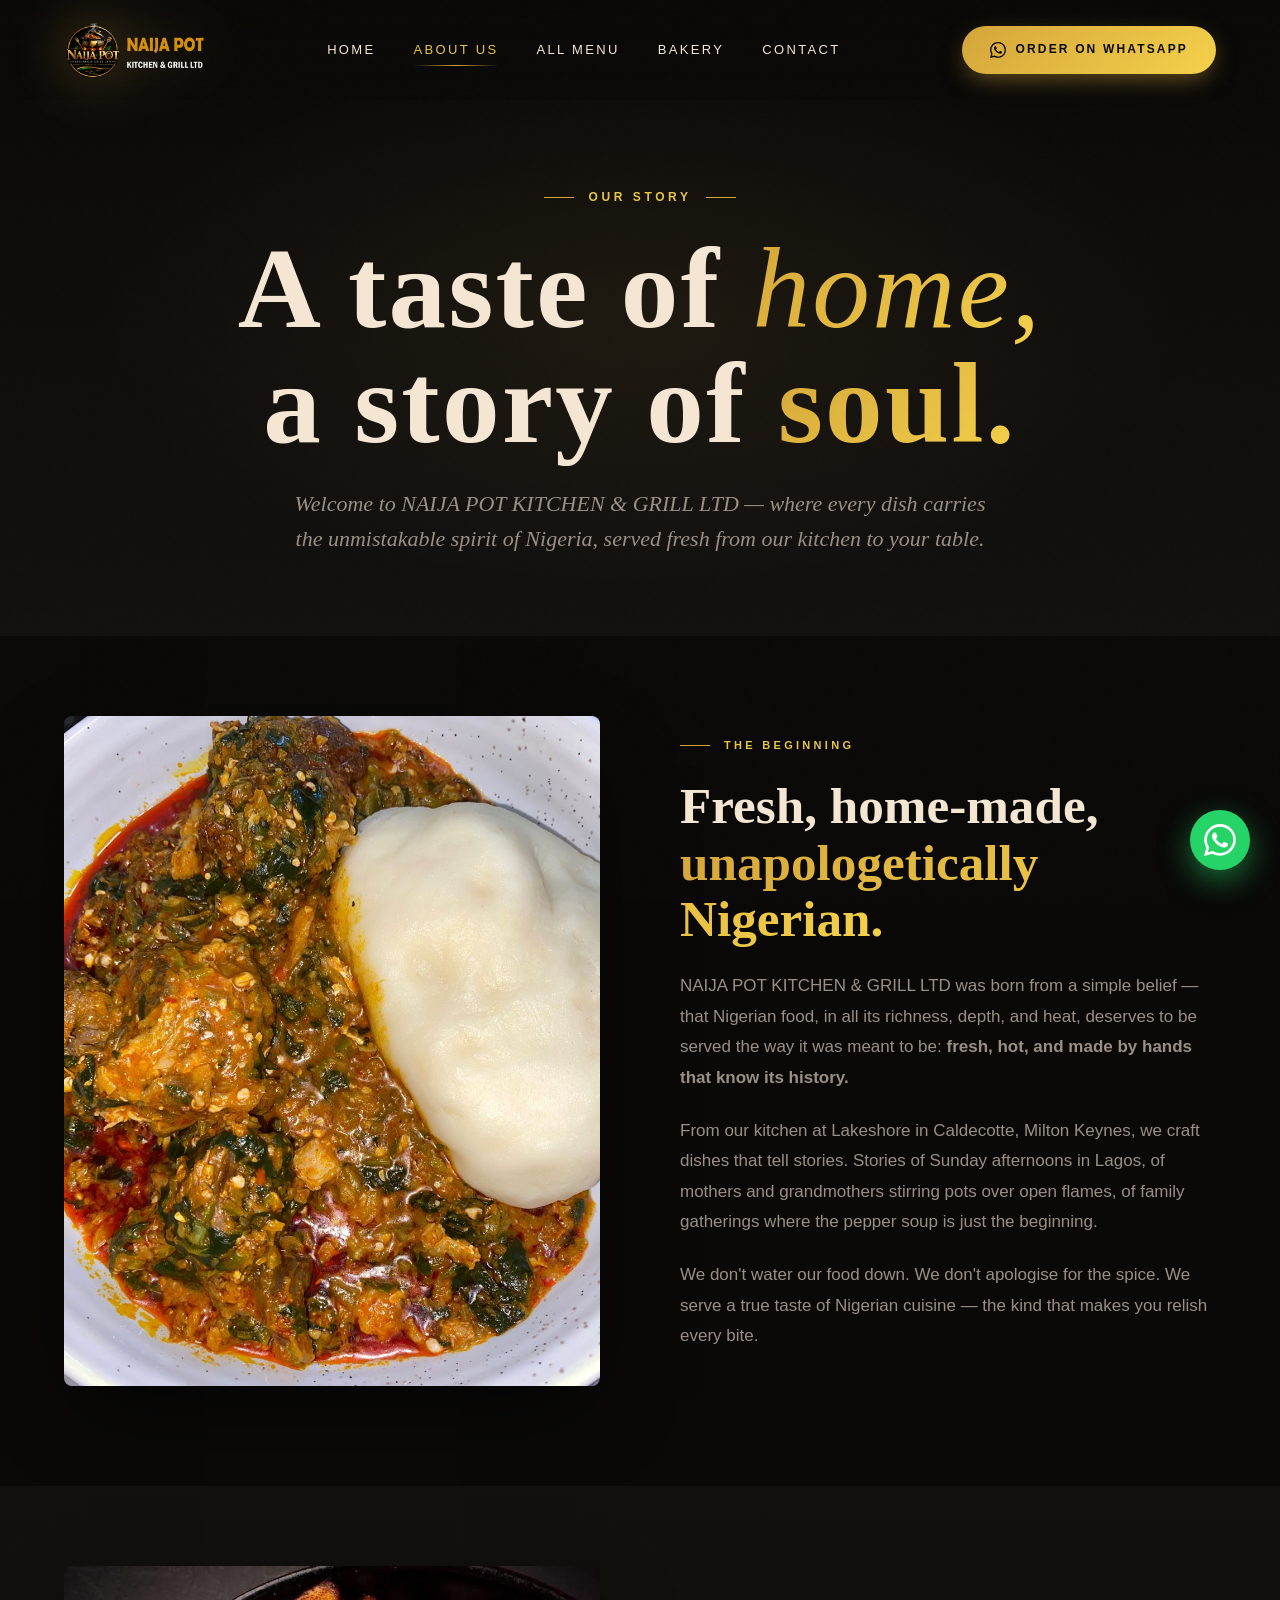
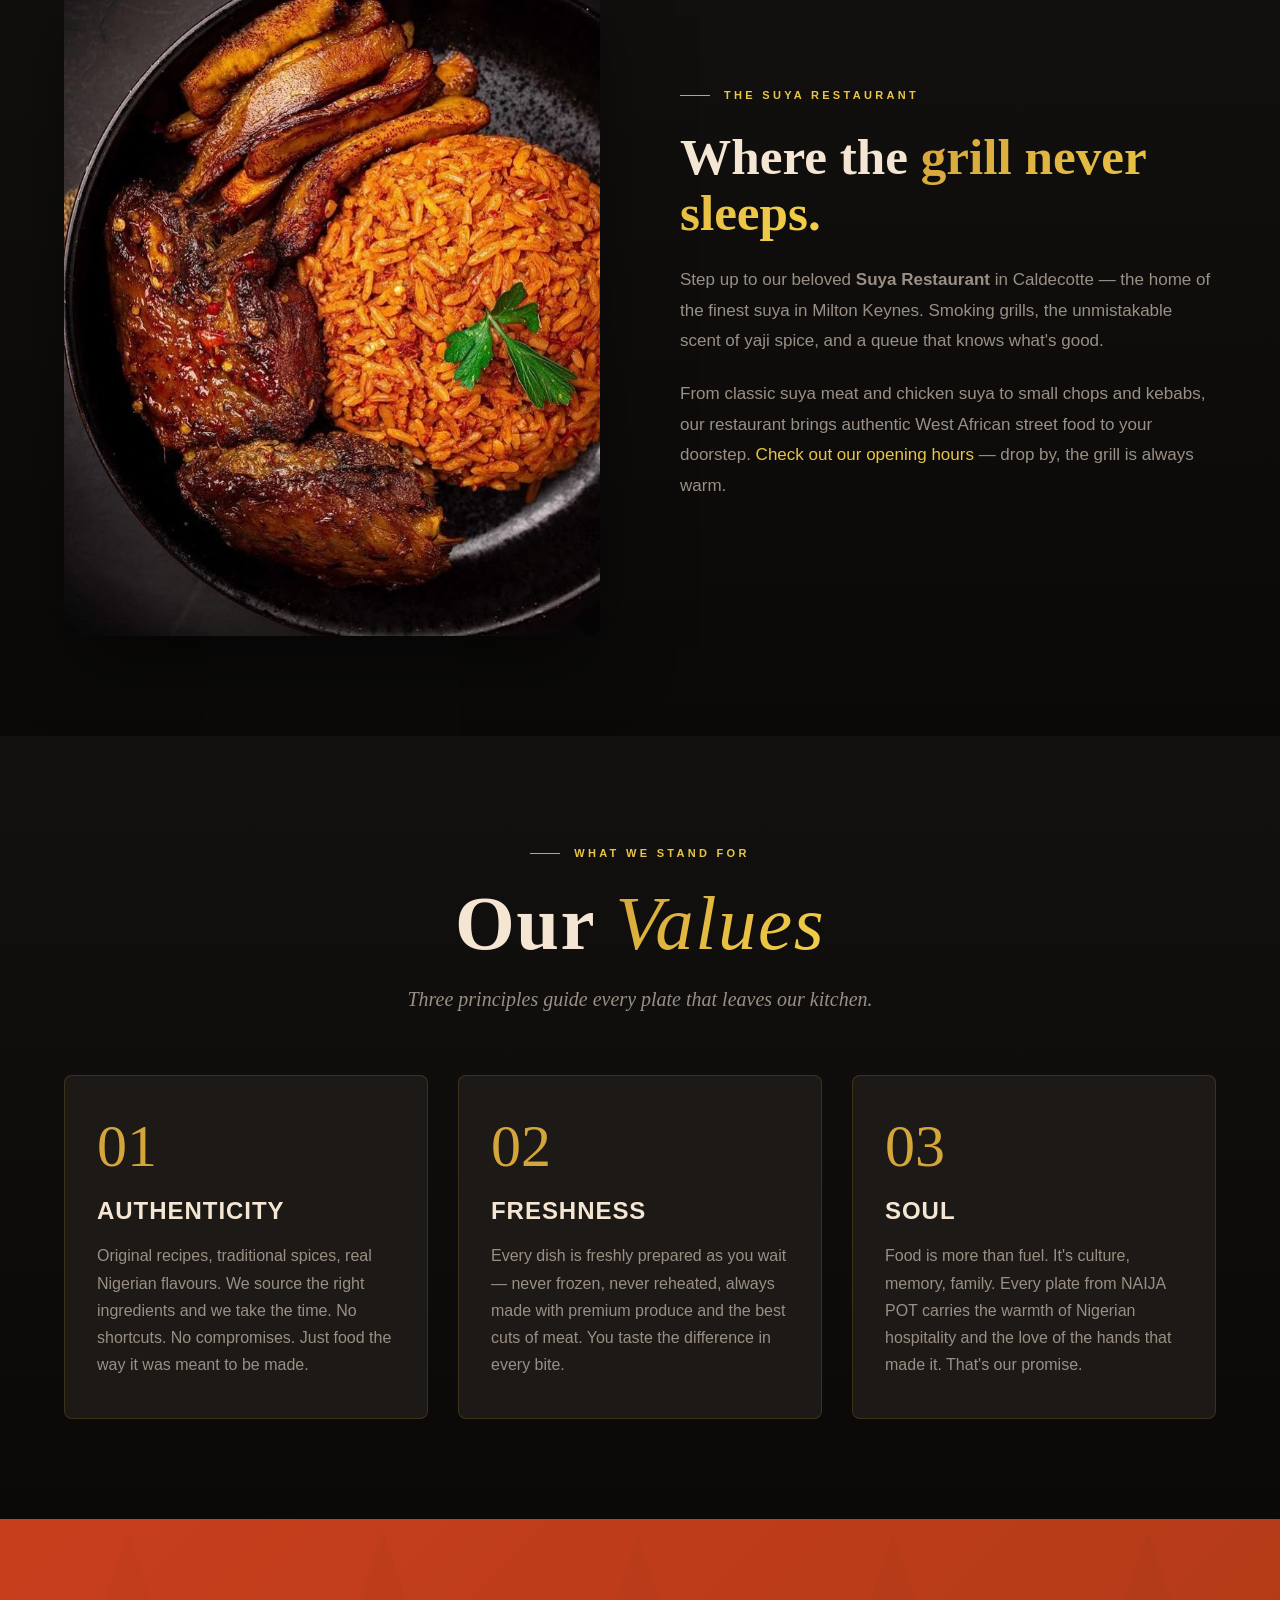
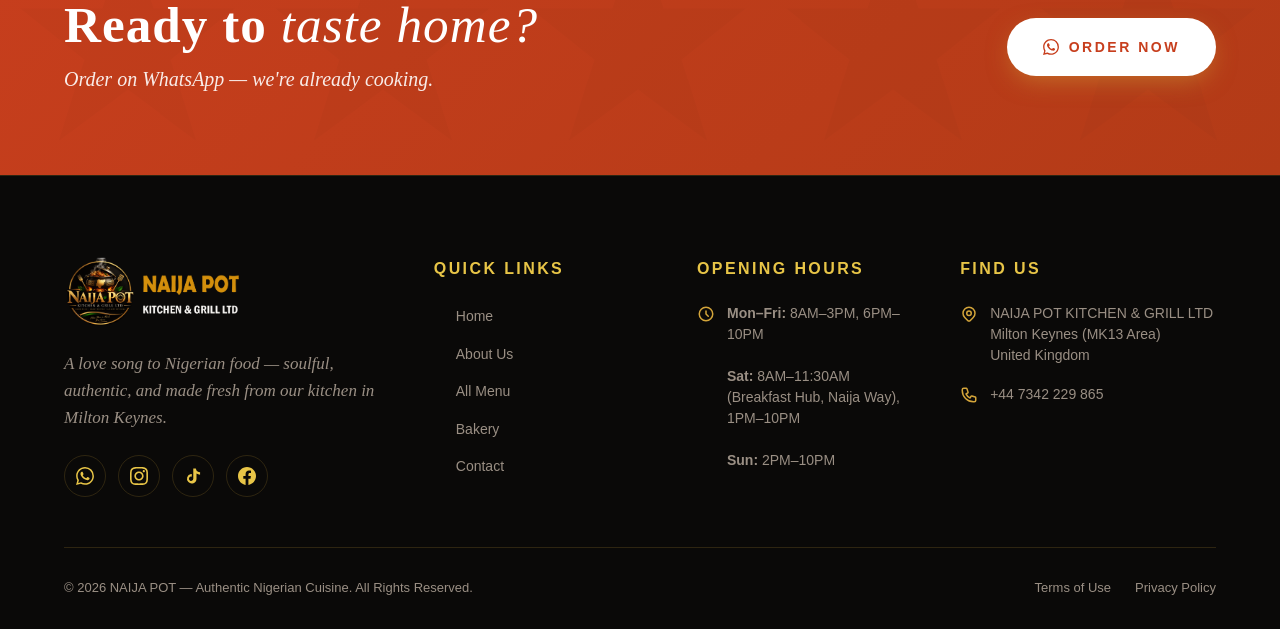
<file: about.html>
<!DOCTYPE html>
<html lang="en">
<head>
<meta charset="UTF-8">
<meta name="viewport" content="width=device-width, initial-scale=1.0">
<title>About NAIJA POT KITCHEN & GRILL LTD — Our Story, Our Soul</title>
<meta name="description" content="The story of NAIJA POT KITCHEN & GRILL LTD — authentic Nigerian cuisine in Milton Keynes. From our kitchen and Suya Restaurant, soul food the way it was meant to be.">
<link rel="stylesheet" href="styles.css">
<link rel="icon" type="image/png" href="images/bukka-logo.png">
</head>
<body>

<header class="header">
  <div class="header-inner">
    <a href="index.html" class="logo"><img src="images/bukka-logo.png" alt="BUKKA"></a>
    <nav class="nav">
      <a href="index.html" >Home</a>
      <a href="about.html" class="active">About Us</a>
      <a href="menu.html" >All Menu</a>
      <a href="bakery.html" >Bakery</a>
      <a href="contact.html" >Contact</a>
    </nav>
    <a href="https://wa.me/447342229865?text=Hello%20NAIJA%20POT%20KITCHEN%20%26%20GRILL%20LTD%2C%20I%20would%20like%20to%20order" target="_blank" class="cta-btn">
      <svg class="icon" fill="currentColor" viewBox="0 0 24 24"><path d="M17.472 14.382c-.297-.149-1.758-.867-2.03-.967-.273-.099-.471-.148-.67.15-.197.297-.767.966-.94 1.164-.173.199-.347.223-.644.075-.297-.15-1.255-.463-2.39-1.475-.883-.788-1.48-1.761-1.653-2.059-.173-.297-.018-.458.13-.606.134-.133.298-.347.446-.52.149-.174.198-.298.298-.497.099-.198.05-.371-.025-.52-.075-.149-.669-1.612-.916-2.207-.242-.579-.487-.5-.669-.51l-.57-.01c-.198 0-.52.074-.792.372s-1.04 1.016-1.04 2.479 1.065 2.876 1.213 3.074c.149.198 2.096 3.2 5.077 4.487.709.306 1.262.489 1.694.625.712.227 1.36.195 1.871.118.571-.085 1.758-.719 2.006-1.413.248-.694.248-1.289.173-1.413-.074-.124-.272-.198-.57-.347m-5.421 7.403h-.004a9.87 9.87 0 01-5.031-1.378l-.361-.214-3.741.982.998-3.648-.235-.374a9.86 9.86 0 01-1.51-5.26c.001-5.45 4.436-9.884 9.888-9.884 2.64 0 5.122 1.03 6.988 2.898a9.825 9.825 0 012.893 6.994c-.003 5.45-4.437 9.884-9.885 9.884m8.413-18.297A11.815 11.815 0 0012.05 0C5.495 0 .16 5.335.157 11.892c0 2.096.547 4.142 1.588 5.945L.057 24l6.305-1.654a11.882 11.882 0 005.683 1.448h.005c6.554 0 11.89-5.335 11.893-11.893a11.821 11.821 0 00-3.48-8.413Z"/></svg>
      <span class="header-cta-text">Order on WhatsApp</span>
    </a>
    <button class="menu-toggle" aria-label="Toggle menu"><svg fill="none" stroke="currentColor" viewBox="0 0 24 24"><path stroke-linecap="round" stroke-linejoin="round" stroke-width="2" d="M4 6h16M4 12h16M4 18h16"/></svg></button>
  </div>
</header>

<section class="page-header">
  <div class="page-header-eyebrow">Our Story</div>
  <h1 class="page-header-title">A taste of <span class="italic gold">home,</span><br>a story of <span class="gold">soul.</span></h1>
  <p class="page-header-subtitle">Welcome to NAIJA POT KITCHEN & GRILL LTD — where every dish carries the unmistakable spirit of Nigeria, served fresh from our kitchen to your table.</p>
</section>

<section class="story-section">
  <div class="story-grid">
    <div class="story-image reveal">
      <img src="images/pounded-yam-egusi.jpg" alt="Pounded Yam and Egusi">
    </div>
    <div class="story-text reveal">
      <div class="section-eyebrow">The Beginning</div>
      <h3>Fresh, home-made, <span class="gold">unapologetically Nigerian.</span></h3>
      <p>NAIJA POT KITCHEN & GRILL LTD was born from a simple belief — that Nigerian food, in all its richness, depth, and heat, deserves to be served the way it was meant to be: <strong>fresh, hot, and made by hands that know its history.</strong></p>
      <p>From our kitchen at Lakeshore in Caldecotte, Milton Keynes, we craft dishes that tell stories. Stories of Sunday afternoons in Lagos, of mothers and grandmothers stirring pots over open flames, of family gatherings where the pepper soup is just the beginning.</p>
      <p>We don't water our food down. We don't apologise for the spice. We serve a true taste of Nigerian cuisine — the kind that makes you relish every bite.</p>
    </div>
  </div>
</section>

<section class="story-section" style="background: linear-gradient(180deg, var(--charcoal) 0%, var(--black) 100%);">
  <div class="story-grid">
    <div class="story-text reveal" style="order: 2;">
      <div class="section-eyebrow">The Suya Restaurant</div>
      <h3>Where the <span class="gold">grill never sleeps.</span></h3>
      <p>Step up to our beloved <strong>Suya Restaurant</strong> in Caldecotte — the home of the finest suya in Milton Keynes. Smoking grills, the unmistakable scent of yaji spice, and a queue that knows what's good.</p>
      <p>From classic suya meat and chicken suya to small chops and kebabs, our restaurant brings authentic West African street food to your doorstep. <a href="contact.html" style="color:var(--gold-light);">Check out our opening hours</a> — drop by, the grill is always warm.</p>
    </div>
    <div class="story-image reveal" style="order: 1;">
      <img src="images/jollof-plantain.jpg" alt="Jollof and Plantain">
    </div>
  </div>
</section>

<section class="values-section">
  <div class="container">
    <div class="reveal" style="text-align:center;">
      <div class="section-eyebrow" style="justify-content:center;">What We Stand For</div>
      <h2 class="section-title">Our <span class="italic gold">Values</span></h2>
      <p class="section-subtitle" style="margin: 0 auto 60px;">Three principles guide every plate that leaves our kitchen.</p>
    </div>
    <div class="values-grid reveal-stagger">
      <div class="value-card">
        <div class="value-num">01</div>
        <h3 class="value-title">Authenticity</h3>
        <p class="value-text">Original recipes, traditional spices, real Nigerian flavours. We source the right ingredients and we take the time. No shortcuts. No compromises. Just food the way it was meant to be made.</p>
      </div>
      <div class="value-card">
        <div class="value-num">02</div>
        <h3 class="value-title">Freshness</h3>
        <p class="value-text">Every dish is freshly prepared as you wait — never frozen, never reheated, always made with premium produce and the best cuts of meat. You taste the difference in every bite.</p>
      </div>
      <div class="value-card">
        <div class="value-num">03</div>
        <h3 class="value-title">Soul</h3>
        <p class="value-text">Food is more than fuel. It's culture, memory, family. Every plate from NAIJA POT carries the warmth of Nigerian hospitality and the love of the hands that made it. That's our promise.</p>
      </div>
    </div>
  </div>
</section>

<section class="cta-banner">
  <div class="cta-banner-inner">
    <div>
      <h2>Ready to <span class="italic">taste home?</span></h2>
      <p>Order on WhatsApp — we're already cooking.</p>
    </div>
    <a href="https://wa.me/447342229865?text=Hello%20NAIJA%20POT%20KITCHEN%20%26%20GRILL%20LTD%2C%20I%20would%20like%20to%20order" target="_blank" class="cta-btn">
      <svg class="icon" fill="currentColor" viewBox="0 0 24 24"><path d="M17.472 14.382c-.297-.149-1.758-.867-2.03-.967-.273-.099-.471-.148-.67.15-.197.297-.767.966-.94 1.164-.173.199-.347.223-.644.075-.297-.15-1.255-.463-2.39-1.475-.883-.788-1.48-1.761-1.653-2.059-.173-.297-.018-.458.13-.606.134-.133.298-.347.446-.52.149-.174.198-.298.298-.497.099-.198.05-.371-.025-.52-.075-.149-.669-1.612-.916-2.207-.242-.579-.487-.5-.669-.51l-.57-.01c-.198 0-.52.074-.792.372s-1.04 1.016-1.04 2.479 1.065 2.876 1.213 3.074c.149.198 2.096 3.2 5.077 4.487.709.306 1.262.489 1.694.625.712.227 1.36.195 1.871.118.571-.085 1.758-.719 2.006-1.413.248-.694.248-1.289.173-1.413-.074-.124-.272-.198-.57-.347m-5.421 7.403h-.004a9.87 9.87 0 01-5.031-1.378l-.361-.214-3.741.982.998-3.648-.235-.374a9.86 9.86 0 01-1.51-5.26c.001-5.45 4.436-9.884 9.888-9.884 2.64 0 5.122 1.03 6.988 2.898a9.825 9.825 0 012.893 6.994c-.003 5.45-4.437 9.884-9.885 9.884m8.413-18.297A11.815 11.815 0 0012.05 0C5.495 0 .16 5.335.157 11.892c0 2.096.547 4.142 1.588 5.945L.057 24l6.305-1.654a11.882 11.882 0 005.683 1.448h.005c6.554 0 11.89-5.335 11.893-11.893a11.821 11.821 0 00-3.48-8.413Z"/></svg>
      Order Now
    </a>
  </div>
</section>

<footer class="footer">
  <div class="footer-inner">
    <div class="footer-grid">
      <div class="footer-brand">
        <img src="images/bukka-logo.png" alt="BUKKA">
        <p class="footer-tagline">A love song to Nigerian food — soulful, authentic, and made fresh from our kitchen in Milton Keynes.</p>
        <div class="footer-socials">
          <a href="https://wa.me/447342229865" target="_blank" class="footer-social" aria-label="WhatsApp"><svg fill="currentColor" viewBox="0 0 24 24"><path d="M17.472 14.382c-.297-.149-1.758-.867-2.03-.967-.273-.099-.471-.148-.67.15-.197.297-.767.966-.94 1.164-.173.199-.347.223-.644.075-.297-.15-1.255-.463-2.39-1.475-.883-.788-1.48-1.761-1.653-2.059-.173-.297-.018-.458.13-.606.134-.133.298-.347.446-.52.149-.174.198-.298.298-.497.099-.198.05-.371-.025-.52-.075-.149-.669-1.612-.916-2.207-.242-.579-.487-.5-.669-.51l-.57-.01c-.198 0-.52.074-.792.372s-1.04 1.016-1.04 2.479 1.065 2.876 1.213 3.074c.149.198 2.096 3.2 5.077 4.487.709.306 1.262.489 1.694.625.712.227 1.36.195 1.871.118.571-.085 1.758-.719 2.006-1.413.248-.694.248-1.289.173-1.413-.074-.124-.272-.198-.57-.347m-5.421 7.403h-.004a9.87 9.87 0 01-5.031-1.378l-.361-.214-3.741.982.998-3.648-.235-.374a9.86 9.86 0 01-1.51-5.26c.001-5.45 4.436-9.884 9.888-9.884 2.64 0 5.122 1.03 6.988 2.898a9.825 9.825 0 012.893 6.994c-.003 5.45-4.437 9.884-9.885 9.884m8.413-18.297A11.815 11.815 0 0012.05 0C5.495 0 .16 5.335.157 11.892c0 2.096.547 4.142 1.588 5.945L.057 24l6.305-1.654a11.882 11.882 0 005.683 1.448h.005c6.554 0 11.89-5.335 11.893-11.893a11.821 11.821 0 00-3.48-8.413Z"/></svg></a>
          <a href="https://www.instagram.com/naijapotkitchen_grill_mk" target="_blank" class="footer-social" aria-label="Instagram"><svg fill="currentColor" viewBox="0 0 24 24"><path d="M12 2.163c3.204 0 3.584.012 4.85.07 3.252.148 4.771 1.691 4.919 4.919.058 1.265.069 1.645.069 4.849 0 3.205-.012 3.584-.069 4.849-.149 3.225-1.664 4.771-4.919 4.919-1.266.058-1.644.07-4.85.07-3.204 0-3.584-.012-4.849-.07-3.26-.149-4.771-1.699-4.919-4.92-.058-1.265-.07-1.644-.07-4.849 0-3.204.013-3.583.07-4.849.149-3.227 1.664-4.771 4.919-4.919 1.266-.057 1.645-.069 4.849-.069zm0-2.163c-3.259 0-3.667.014-4.947.072-4.358.2-6.78 2.618-6.98 6.98-.059 1.281-.073 1.689-.073 4.948 0 3.259.014 3.668.072 4.948.2 4.358 2.618 6.78 6.98 6.98 1.281.058 1.689.072 4.948.072 3.259 0 3.668-.014 4.948-.072 4.354-.2 6.782-2.618 6.979-6.98.059-1.28.073-1.689.073-4.948 0-3.259-.014-3.667-.072-4.947-.196-4.354-2.617-6.78-6.979-6.98-1.281-.059-1.69-.073-4.949-.073zm0 5.838c-3.403 0-6.162 2.759-6.162 6.162s2.759 6.163 6.162 6.163 6.162-2.759 6.162-6.163c0-3.403-2.759-6.162-6.162-6.162zm0 10.162c-2.209 0-4-1.79-4-4 0-2.209 1.791-4 4-4s4 1.791 4 4c0 2.21-1.791 4-4 4zm6.406-11.845c-.796 0-1.441.645-1.441 1.44s.645 1.44 1.441 1.44c.795 0 1.439-.645 1.439-1.44s-.644-1.44-1.439-1.44z"/></svg></a>
          <a href="https://www.tiktok.com/@naija.pot.kitchen" target="_blank" class="footer-social" aria-label="TikTok"><svg fill="currentColor" viewBox="0 0 24 24"><path d="M19.59 6.69a4.83 4.83 0 0 1-3.77-4.25V2h-3.45v13.67a2.89 2.89 0 0 1-5.2 1.74 2.89 2.89 0 0 1 2.31-4.64 2.93 2.93 0 0 1 .88.13V9.4a6.84 6.84 0 0 0-1-.05A6.33 6.33 0 0 0 5.8 20.1a6.34 6.34 0 0 0 10.86-4.43v-7a8.16 8.16 0 0 0 4.77 1.52v-3.4a4.85 4.85 0 0 1-1.84-.1z"/></svg></a>
          <a href="https://www.facebook.com/naijapotkitchen" target="_blank" class="footer-social" aria-label="Facebook"><svg fill="currentColor" viewBox="0 0 24 24"><path d="M24 12.073c0-6.627-5.373-12-12-12s-12 5.373-12 12c0 5.99 4.388 10.954 10.125 11.854v-8.385H7.078v-3.47h3.047V9.43c0-3.007 1.792-4.669 4.533-4.669 1.312 0 2.686.235 2.686.235v2.953H15.83c-1.491 0-1.956.925-1.956 1.874v2.25h3.328l-.532 3.47h-2.796v8.385C19.612 23.027 24 18.062 24 12.073z"/></svg></a>
        </div>
      </div>

      <div>
        <h4 class="footer-heading">Quick Links</h4>
        <ul class="footer-links">
          <li><a href="index.html">Home</a></li>
          <li><a href="about.html">About Us</a></li>
          <li><a href="menu.html">All Menu</a></li>
          <li><a href="bakery.html">Bakery</a></li>
          <li><a href="contact.html">Contact</a></li>
        </ul>
      </div>

      <div>
        <h4 class="footer-heading">Opening Hours</h4>
        <div class="footer-contact-item">
          <svg fill="none" stroke="currentColor" stroke-width="2" viewBox="0 0 24 24"><path stroke-linecap="round" stroke-linejoin="round" d="M12 8v4l3 3m6-3a9 9 0 11-18 0 9 9 0 0118 0z"/></svg>
          <div><strong>Mon&ndash;Fri:</strong> 8AM&ndash;3PM, 6PM&ndash;10PM<br><br><strong>Sat:</strong> 8AM&ndash;11:30AM (Breakfast Hub, Naija Way), 1PM&ndash;10PM<br><br><strong>Sun:</strong> 2PM&ndash;10PM</div>
        </div>
      </div>

      <div>
        <h4 class="footer-heading">Find Us</h4>
        <div class="footer-contact-item">
          <svg fill="none" stroke="currentColor" stroke-width="2" viewBox="0 0 24 24"><path stroke-linecap="round" stroke-linejoin="round" d="M17.657 16.657L13.414 20.9a1.998 1.998 0 01-2.827 0l-4.244-4.243a8 8 0 1111.314 0z"/><path stroke-linecap="round" stroke-linejoin="round" d="M15 11a3 3 0 11-6 0 3 3 0 016 0z"/></svg>
          <div>NAIJA POT KITCHEN & GRILL LTD<br>Milton Keynes (MK13 Area)<br>United Kingdom</div>
        </div>
        <div class="footer-contact-item">
          <svg fill="none" stroke="currentColor" stroke-width="2" viewBox="0 0 24 24"><path stroke-linecap="round" stroke-linejoin="round" d="M3 5a2 2 0 012-2h3.28a1 1 0 01.948.684l1.498 4.493a1 1 0 01-.502 1.21l-2.257 1.13a11.042 11.042 0 005.516 5.516l1.13-2.257a1 1 0 011.21-.502l4.493 1.498a1 1 0 01.684.949V19a2 2 0 01-2 2h-1C9.716 21 3 14.284 3 6V5z"/></svg>
          <div><a href="tel:+447342229865">+44 7342 229 865</a></div>
        </div>
      </div>
    </div>
    <div class="footer-bottom">
      <div>© 2026 NAIJA POT — Authentic Nigerian Cuisine. All Rights Reserved.</div>
      <div class="footer-bottom-links">
        <a href="#">Terms of Use</a>
        <a href="#">Privacy Policy</a>
      </div>
    </div>
  </div>
</footer>

<a href="https://wa.me/447342229865?text=Hello%20NAIJA%20POT%20KITCHEN%20%26%20GRILL%20LTD%2C%20I%20would%20like%20to%20order" target="_blank" class="whatsapp-float" aria-label="Order on WhatsApp">
  <svg fill="currentColor" viewBox="0 0 24 24"><path d="M17.472 14.382c-.297-.149-1.758-.867-2.03-.967-.273-.099-.471-.148-.67.15-.197.297-.767.966-.94 1.164-.173.199-.347.223-.644.075-.297-.15-1.255-.463-2.39-1.475-.883-.788-1.48-1.761-1.653-2.059-.173-.297-.018-.458.13-.606.134-.133.298-.347.446-.52.149-.174.198-.298.298-.497.099-.198.05-.371-.025-.52-.075-.149-.669-1.612-.916-2.207-.242-.579-.487-.5-.669-.51l-.57-.01c-.198 0-.52.074-.792.372s-1.04 1.016-1.04 2.479 1.065 2.876 1.213 3.074c.149.198 2.096 3.2 5.077 4.487.709.306 1.262.489 1.694.625.712.227 1.36.195 1.871.118.571-.085 1.758-.719 2.006-1.413.248-.694.248-1.289.173-1.413-.074-.124-.272-.198-.57-.347m-5.421 7.403h-.004a9.87 9.87 0 01-5.031-1.378l-.361-.214-3.741.982.998-3.648-.235-.374a9.86 9.86 0 01-1.51-5.26c.001-5.45 4.436-9.884 9.888-9.884 2.64 0 5.122 1.03 6.988 2.898a9.825 9.825 0 012.893 6.994c-.003 5.45-4.437 9.884-9.885 9.884m8.413-18.297A11.815 11.815 0 0012.05 0C5.495 0 .16 5.335.157 11.892c0 2.096.547 4.142 1.588 5.945L.057 24l6.305-1.654a11.882 11.882 0 005.683 1.448h.005c6.554 0 11.89-5.335 11.893-11.893a11.821 11.821 0 00-3.48-8.413Z"/></svg>
</a>

<script src="script.js"></script>
</body>
</html>
</file>
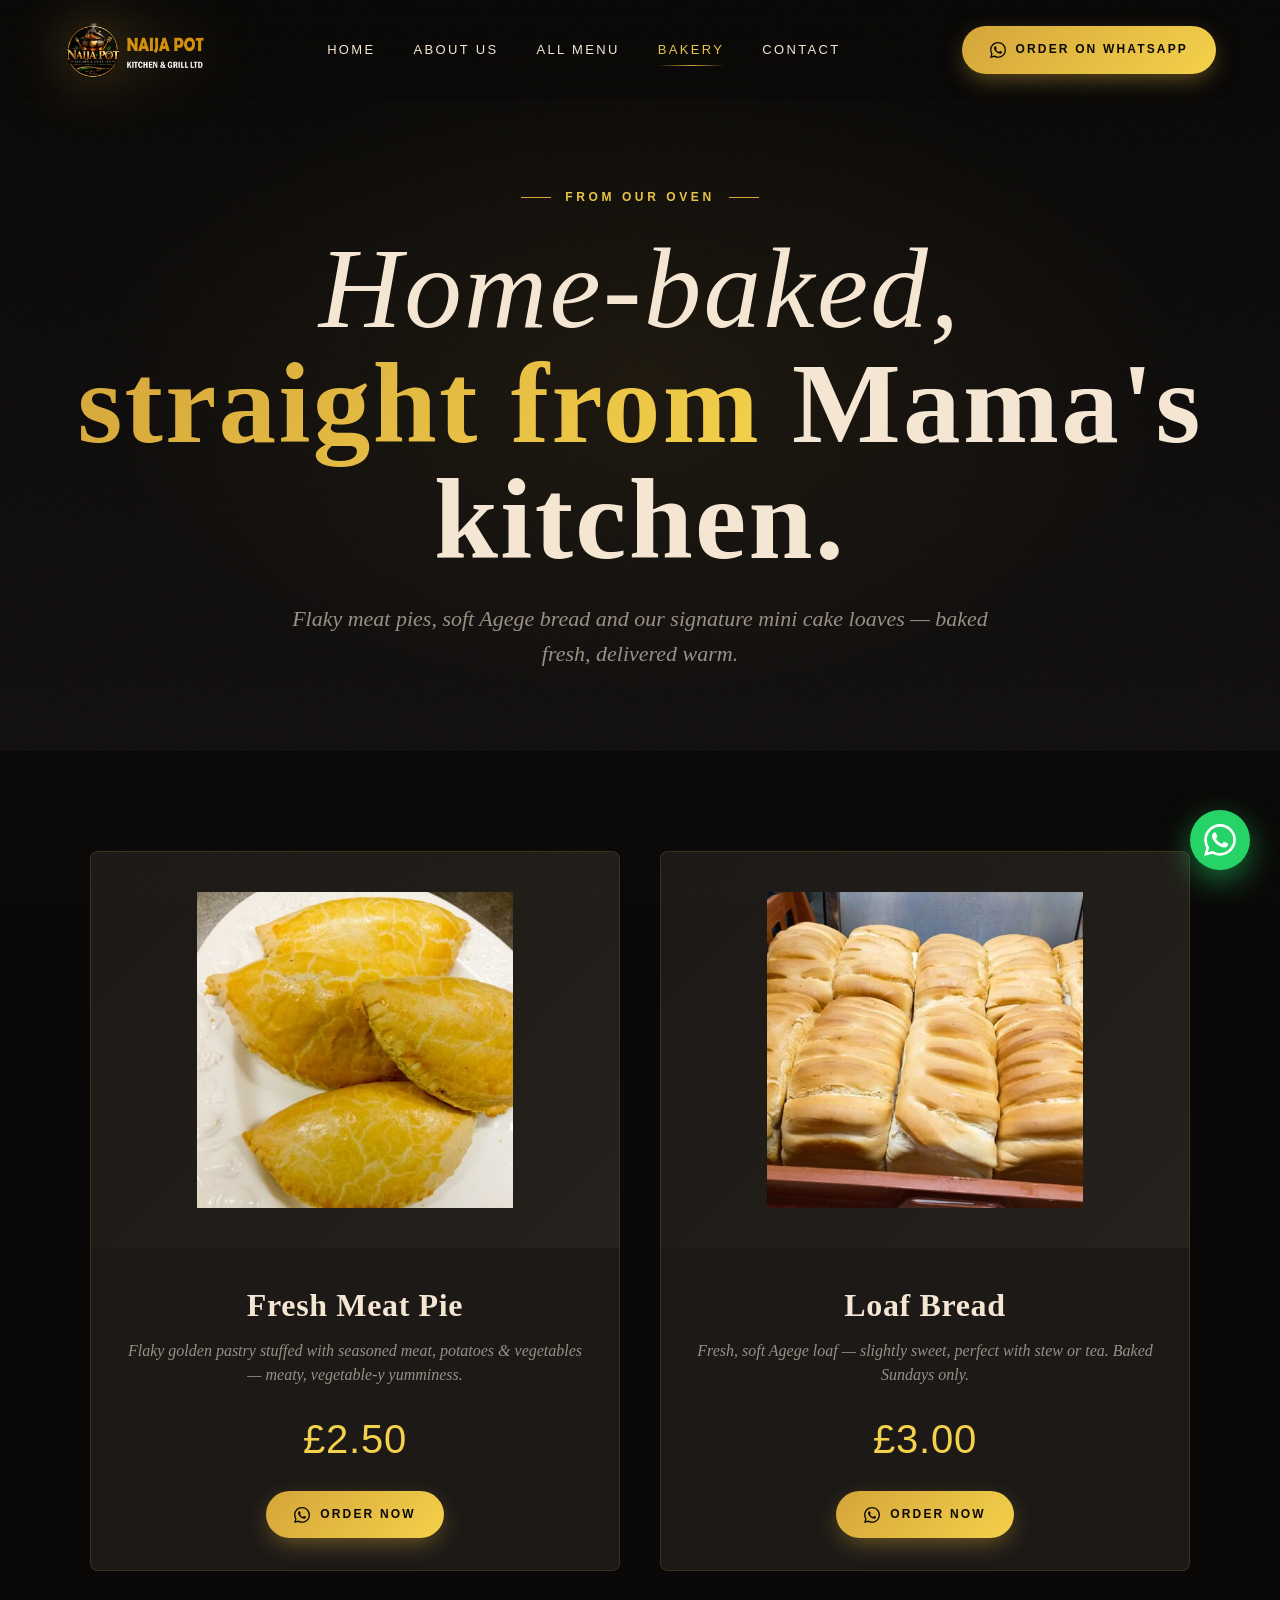
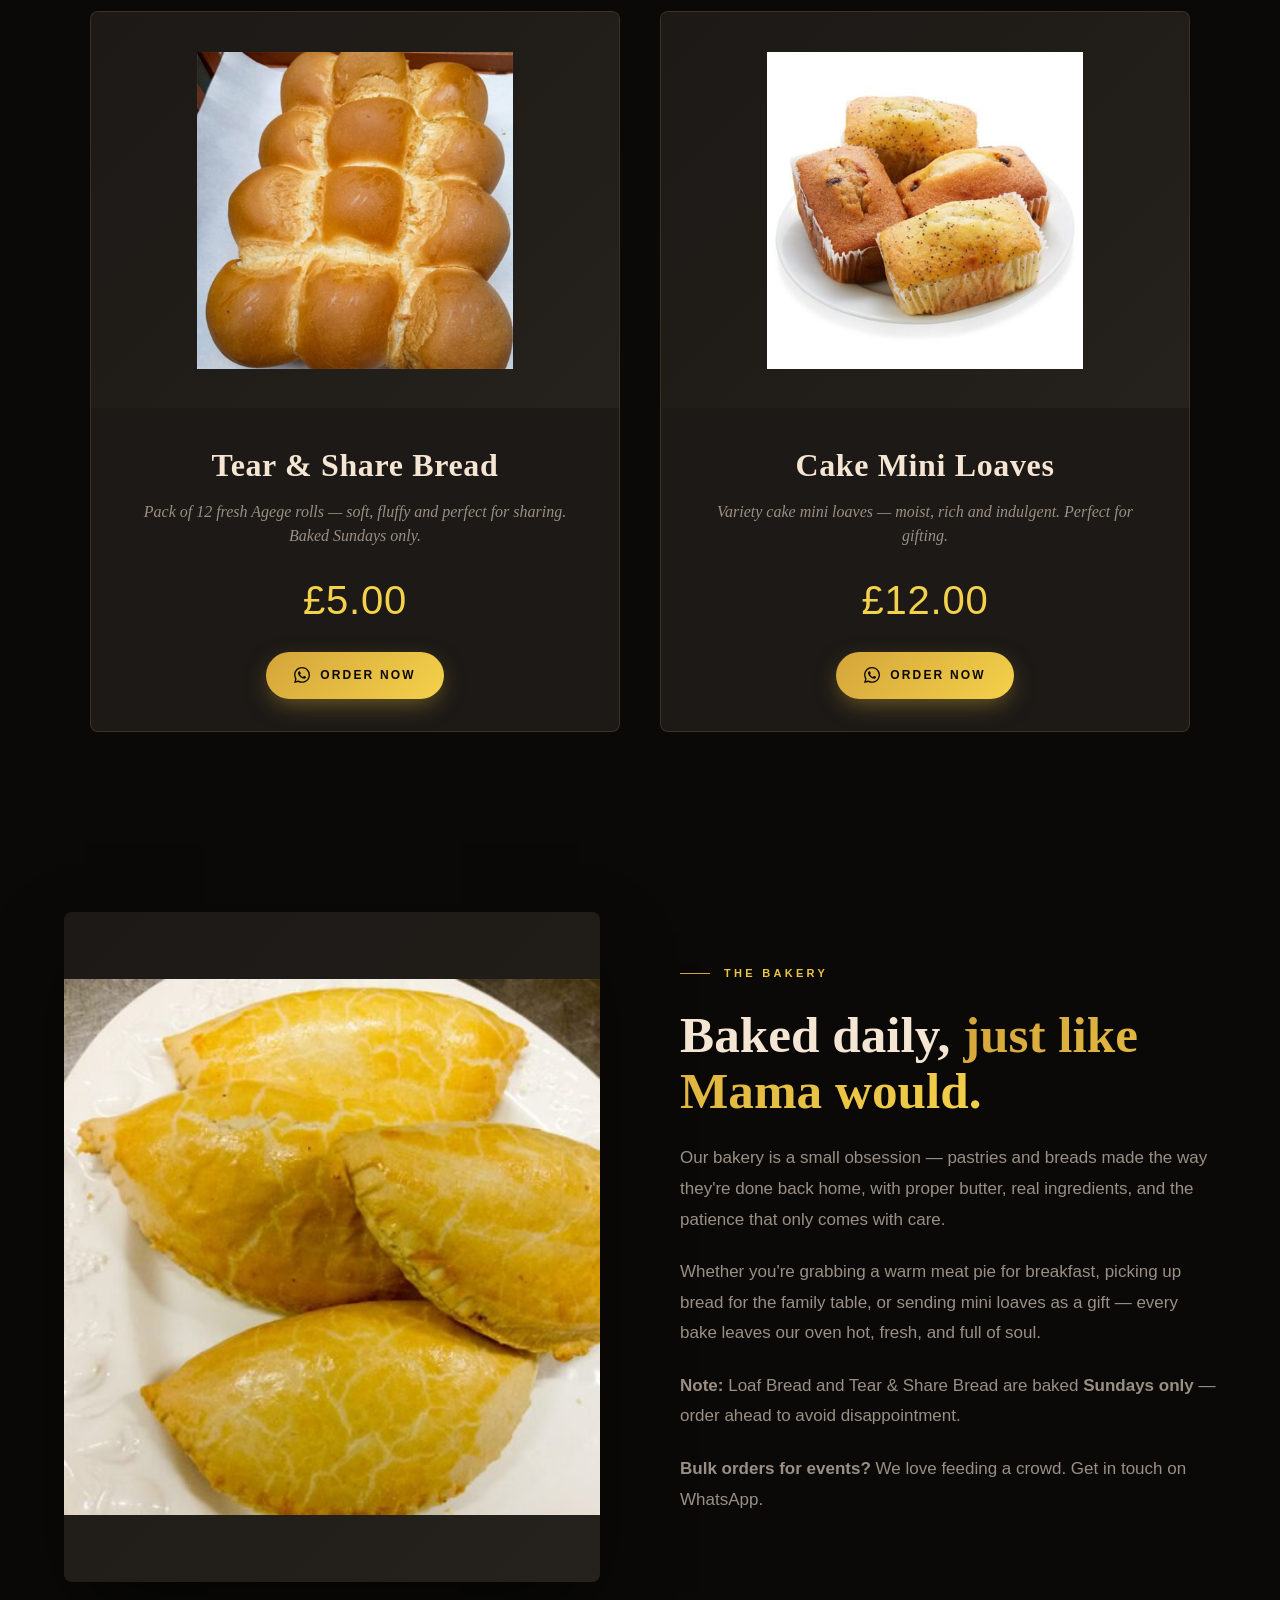
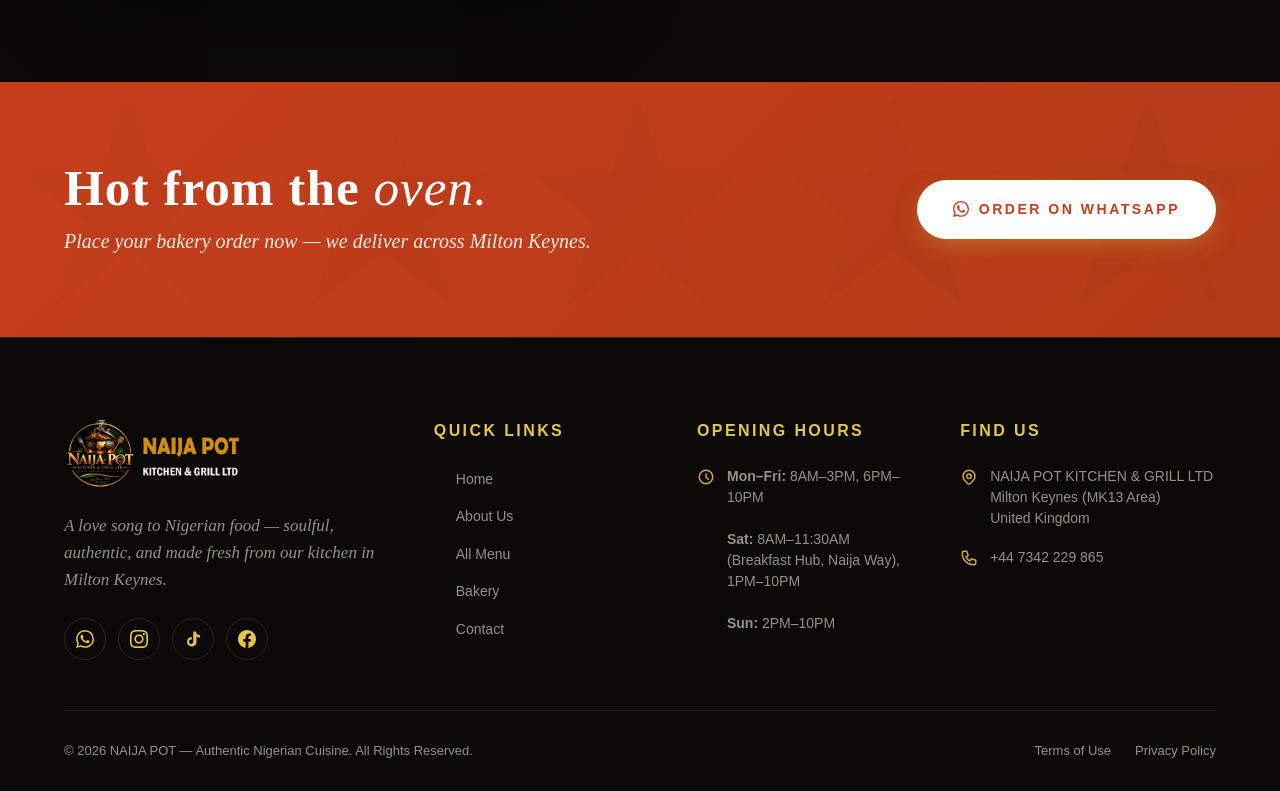
<file: bakery.html>
﻿<!DOCTYPE html>
<html lang="en">
<head>
<meta charset="UTF-8">
<meta name="viewport" content="width=device-width, initial-scale=1.0">
<title>Bakery — NAIJA POT Fresh Baked Goods</title>
<meta name="description" content="Fresh meat pies, Agege loaf bread, tear and share bread, and cake mini loaves from BUKKA. Order via WhatsApp.">
<link rel="stylesheet" href="styles.css">
<link rel="icon" type="image/png" href="images/bukka-logo.png">
</head>
<body>

<header class="header">
  <div class="header-inner">
    <a href="index.html" class="logo"><img src="images/bukka-logo.png" alt="BUKKA"></a>
    <nav class="nav">
      <a href="index.html">Home</a>
      <a href="about.html">About Us</a>
      <a href="menu.html">All Menu</a>
      <a href="bakery.html" class="active">Bakery</a>
      <a href="contact.html">Contact</a>
    </nav>
    <a href="https://wa.me/447342229865?text=Hello%20NAIJA%20POT%20KITCHEN%20%26%20GRILL%20LTD%2C%20I%20would%20like%20to%20order" target="_blank" class="cta-btn">
      <svg class="icon" fill="currentColor" viewbox="0 0 24 24"><path d="M17.472 14.382c-.297-.149-1.758-.867-2.03-.967-.273-.099-.471-.148-.67.15-.197.297-.767.966-.94 1.164-.173.199-.347.223-.644.075-.297-.15-1.255-.463-2.39-1.475-.883-.788-1.48-1.761-1.653-2.059-.173-.297-.018-.458.13-.606.134-.133.298-.347.446-.52.149-.174.198-.298.298-.497.099-.198.05-.371-.025-.52-.075-.149-.669-1.612-.916-2.207-.242-.579-.487-.5-.669-.51l-.57-.01c-.198 0-.52.074-.792.372s-1.04 1.016-1.04 2.479 1.065 2.876 1.213 3.074c.149.198 2.096 3.2 5.077 4.487.709.306 1.262.489 1.694.625.712.227 1.36.195 1.871.118.571-.085 1.758-.719 2.006-1.413.248-.694.248-1.289.173-1.413-.074-.124-.272-.198-.57-.347m-5.421 7.403h-.004a9.87 9.87 0 01-5.031-1.378l-.361-.214-3.741.982.998-3.648-.235-.374a9.86 9.86 0 01-1.51-5.26c.001-5.45 4.436-9.884 9.888-9.884 2.64 0 5.122 1.03 6.988 2.898a9.825 9.825 0 012.893 6.994c-.003 5.45-4.437 9.884-9.885 9.884m8.413-18.297A11.815 11.815 0 0012.05 0C5.495 0 .16 5.335.157 11.892c0 2.096.547 4.142 1.588 5.945L.057 24l6.305-1.654a11.882 11.882 0 005.683 1.448h.005c6.554 0 11.89-5.335 11.893-11.893a11.821 11.821 0 00-3.48-8.413Z"></path></svg>
      <span class="header-cta-text">Order on WhatsApp</span>
    </a>
    <button class="menu-toggle" aria-label="Toggle menu"><svg fill="none" stroke="currentColor" viewbox="0 0 24 24"><path stroke-linecap="round" stroke-linejoin="round" stroke-width="2" d="M4 6h16M4 12h16M4 18h16"></path></svg></button>
  </div>
</header>

<section class="page-header">
  <div class="page-header-eyebrow">From Our Oven</div>
  <h1 class="page-header-title"><span class="italic">Home-baked,</span><br><span class="gold">straight from</span> Mama's kitchen.</h1>
  <p class="page-header-subtitle">Flaky meat pies, soft Agege bread and our signature mini cake loaves — baked fresh, delivered warm.</p>
</section>

<section class="bakery-products">
  <div class="container">
    <div class="bakery-grid reveal-stagger" style="grid-template-columns: repeat(2, 1fr); max-width: 1100px; margin: 0 auto;">
      <article class="bakery-card">
        <div class="bakery-image"><img src="wp-content/uploads/2021/02/Meatpie-450x450.jpg" alt="Fresh Meat Pie"></div>
        <div class="bakery-content">
          <h3 class="bakery-name">Fresh Meat Pie</h3>
          <p class="bakery-desc">Flaky golden pastry stuffed with seasoned meat, potatoes & vegetables — meaty, vegetable-y yumminess.</p>
          <div class="bakery-price">£2.50</div>
          <a href="https://wa.me/447342229865?text=Hello%20NAIJA-POT%2C%20I%27d%20like%20to%20Order%20Meat%20Pie" target="_blank" class="cta-btn">
            <svg class="icon" fill="currentColor" viewbox="0 0 24 24"><path d="M17.472 14.382c-.297-.149-1.758-.867-2.03-.967-.273-.099-.471-.148-.67.15-.197.297-.767.966-.94 1.164-.173.199-.347.223-.644.075-.297-.15-1.255-.463-2.39-1.475-.883-.788-1.48-1.761-1.653-2.059-.173-.297-.018-.458.13-.606.134-.133.298-.347.446-.52.149-.174.198-.298.298-.497.099-.198.05-.371-.025-.52-.075-.149-.669-1.612-.916-2.207-.242-.579-.487-.5-.669-.51l-.57-.01c-.198 0-.52.074-.792.372s-1.04 1.016-1.04 2.479 1.065 2.876 1.213 3.074c.149.198 2.096 3.2 5.077 4.487.709.306 1.262.489 1.694.625.712.227 1.36.195 1.871.118.571-.085 1.758-.719 2.006-1.413.248-.694.248-1.289.173-1.413-.074-.124-.272-.198-.57-.347m-5.421 7.403h-.004a9.87 9.87 0 01-5.031-1.378l-.361-.214-3.741.982.998-3.648-.235-.374a9.86 9.86 0 01-1.51-5.26c.001-5.45 4.436-9.884 9.888-9.884 2.64 0 5.122 1.03 6.988 2.898a9.825 9.825 0 012.893 6.994c-.003 5.45-4.437 9.884-9.885 9.884m8.413-18.297A11.815 11.815 0 0012.05 0C5.495 0 .16 5.335.157 11.892c0 2.096.547 4.142 1.588 5.945L.057 24l6.305-1.654a11.882 11.882 0 005.683 1.448h.005c6.554 0 11.89-5.335 11.893-11.893a11.821 11.821 0 00-3.48-8.413Z"></path></svg>
            Order Now
          </a>
        </div>
      </article>
      <article class="bakery-card">
        <div class="bakery-image"><img src="wp-content/uploads/2021/02/Load-Bread-450x450.jpg" alt="Loaf Bread"></div>
        <div class="bakery-content">
          <h3 class="bakery-name">Loaf Bread</h3>
          <p class="bakery-desc">Fresh, soft Agege loaf — slightly sweet, perfect with stew or tea. Baked Sundays only.</p>
          <div class="bakery-price">£3.00</div>
          <a href="https://wa.me/447342229865?text=Hello%20NAIJA-POT%2C%20I%27d%20like%20to%20Order%20Loaf%20Bread" target="_blank" class="cta-btn">
            <svg class="icon" fill="currentColor" viewbox="0 0 24 24"><path d="M17.472 14.382c-.297-.149-1.758-.867-2.03-.967-.273-.099-.471-.148-.67.15-.197.297-.767.966-.94 1.164-.173.199-.347.223-.644.075-.297-.15-1.255-.463-2.39-1.475-.883-.788-1.48-1.761-1.653-2.059-.173-.297-.018-.458.13-.606.134-.133.298-.347.446-.52.149-.174.198-.298.298-.497.099-.198.05-.371-.025-.52-.075-.149-.669-1.612-.916-2.207-.242-.579-.487-.5-.669-.51l-.57-.01c-.198 0-.52.074-.792.372s-1.04 1.016-1.04 2.479 1.065 2.876 1.213 3.074c.149.198 2.096 3.2 5.077 4.487.709.306 1.262.489 1.694.625.712.227 1.36.195 1.871.118.571-.085 1.758-.719 2.006-1.413.248-.694.248-1.289.173-1.413-.074-.124-.272-.198-.57-.347m-5.421 7.403h-.004a9.87 9.87 0 01-5.031-1.378l-.361-.214-3.741.982.998-3.648-.235-.374a9.86 9.86 0 01-1.51-5.26c.001-5.45 4.436-9.884 9.888-9.884 2.64 0 5.122 1.03 6.988 2.898a9.825 9.825 0 012.893 6.994c-.003 5.45-4.437 9.884-9.885 9.884m8.413-18.297A11.815 11.815 0 0012.05 0C5.495 0 .16 5.335.157 11.892c0 2.096.547 4.142 1.588 5.945L.057 24l6.305-1.654a11.882 11.882 0 005.683 1.448h.005c6.554 0 11.89-5.335 11.893-11.893a11.821 11.821 0 00-3.48-8.413Z"></path></svg>
            Order Now
          </a>
        </div>
      </article>
      <article class="bakery-card">
        <div class="bakery-image"><img src="wp-content/uploads/2021/02/Bread-450x450.jpg" alt="Tear & Share Bread"></div>
        <div class="bakery-content">
          <h3 class="bakery-name">Tear & Share Bread</h3>
          <p class="bakery-desc">Pack of 12 fresh Agege rolls — soft, fluffy and perfect for sharing. Baked Sundays only.</p>
          <div class="bakery-price">£5.00</div>
          <a href="https://wa.me/447342229865?text=Hello%20NAIJA-POT%2C%20I%27d%20like%20to%20Order%20Tear%20and%20Share%20Bread" target="_blank" class="cta-btn">
            <svg class="icon" fill="currentColor" viewbox="0 0 24 24"><path d="M17.472 14.382c-.297-.149-1.758-.867-2.03-.967-.273-.099-.471-.148-.67.15-.197.297-.767.966-.94 1.164-.173.199-.347.223-.644.075-.297-.15-1.255-.463-2.39-1.475-.883-.788-1.48-1.761-1.653-2.059-.173-.297-.018-.458.13-.606.134-.133.298-.347.446-.52.149-.174.198-.298.298-.497.099-.198.05-.371-.025-.52-.075-.149-.669-1.612-.916-2.207-.242-.579-.487-.5-.669-.51l-.57-.01c-.198 0-.52.074-.792.372s-1.04 1.016-1.04 2.479 1.065 2.876 1.213 3.074c.149.198 2.096 3.2 5.077 4.487.709.306 1.262.489 1.694.625.712.227 1.36.195 1.871.118.571-.085 1.758-.719 2.006-1.413.248-.694.248-1.289.173-1.413-.074-.124-.272-.198-.57-.347m-5.421 7.403h-.004a9.87 9.87 0 01-5.031-1.378l-.361-.214-3.741.982.998-3.648-.235-.374a9.86 9.86 0 01-1.51-5.26c.001-5.45 4.436-9.884 9.888-9.884 2.64 0 5.122 1.03 6.988 2.898a9.825 9.825 0 012.893 6.994c-.003 5.45-4.437 9.884-9.885 9.884m8.413-18.297A11.815 11.815 0 0012.05 0C5.495 0 .16 5.335.157 11.892c0 2.096.547 4.142 1.588 5.945L.057 24l6.305-1.654a11.882 11.882 0 005.683 1.448h.005c6.554 0 11.89-5.335 11.893-11.893a11.821 11.821 0 00-3.48-8.413Z"></path></svg>
            Order Now
          </a>
        </div>
      </article>
      <article class="bakery-card">
        <div class="bakery-image"><img src="wp-content/uploads/2021/02/Cake-450x450.jpg" alt="Cake Mini Loaves"></div>
        <div class="bakery-content">
          <h3 class="bakery-name">Cake Mini Loaves</h3>
          <p class="bakery-desc">Variety cake mini loaves — moist, rich and indulgent. Perfect for gifting.</p>
          <div class="bakery-price">£12.00</div>
          <a href="https://wa.me/447342229865?text=Hello%20NAIJA-POT%2C%20I%27d%20like%20to%20Order%20Cake%20Mini%20Loaves" target="_blank" class="cta-btn">
            <svg class="icon" fill="currentColor" viewbox="0 0 24 24"><path d="M17.472 14.382c-.297-.149-1.758-.867-2.03-.967-.273-.099-.471-.148-.67.15-.197.297-.767.966-.94 1.164-.173.199-.347.223-.644.075-.297-.15-1.255-.463-2.39-1.475-.883-.788-1.48-1.761-1.653-2.059-.173-.297-.018-.458.13-.606.134-.133.298-.347.446-.52.149-.174.198-.298.298-.497.099-.198.05-.371-.025-.52-.075-.149-.669-1.612-.916-2.207-.242-.579-.487-.5-.669-.51l-.57-.01c-.198 0-.52.074-.792.372s-1.04 1.016-1.04 2.479 1.065 2.876 1.213 3.074c.149.198 2.096 3.2 5.077 4.487.709.306 1.262.489 1.694.625.712.227 1.36.195 1.871.118.571-.085 1.758-.719 2.006-1.413.248-.694.248-1.289.173-1.413-.074-.124-.272-.198-.57-.347m-5.421 7.403h-.004a9.87 9.87 0 01-5.031-1.378l-.361-.214-3.741.982.998-3.648-.235-.374a9.86 9.86 0 01-1.51-5.26c.001-5.45 4.436-9.884 9.888-9.884 2.64 0 5.122 1.03 6.988 2.898a9.825 9.825 0 012.893 6.994c-.003 5.45-4.437 9.884-9.885 9.884m8.413-18.297A11.815 11.815 0 0012.05 0C5.495 0 .16 5.335.157 11.892c0 2.096.547 4.142 1.588 5.945L.057 24l6.305-1.654a11.882 11.882 0 005.683 1.448h.005c6.554 0 11.89-5.335 11.893-11.893a11.821 11.821 0 00-3.48-8.413Z"></path></svg>
            Order Now
          </a>
        </div>
      </article>
    </div>
  </div>
</section>

<section class="story-section">
  <div class="story-grid">
    <div class="story-image reveal">
      <img src="wp-content/uploads/2021/02/Meatpie-450x450.jpg" alt="Fresh Meat Pie" style="object-fit: contain; background: linear-gradient(135deg, var(--charcoal-2), var(--charcoal-3));">
    </div>
    <div class="story-text reveal">
      <div class="section-eyebrow">The Bakery</div>
      <h3>Baked daily, <span class="gold">just like Mama would.</span></h3>
      <p>Our bakery is a small obsession — pastries and breads made the way they're done back home, with proper butter, real ingredients, and the patience that only comes with care.</p>
      <p>Whether you're grabbing a warm meat pie for breakfast, picking up bread for the family table, or sending mini loaves as a gift — every bake leaves our oven hot, fresh, and full of soul.</p>
      <p><strong>Note:</strong> Loaf Bread and Tear &amp; Share Bread are baked <strong>Sundays only</strong> — order ahead to avoid disappointment.</p>
      <p><strong>Bulk orders for events?</strong> We love feeding a crowd. Get in touch on WhatsApp.</p>
    </div>
  </div>
</section>

<section class="cta-banner">
  <div class="cta-banner-inner">
    <div>
      <h2>Hot from the <span class="italic">oven.</span></h2>
      <p>Place your bakery order now — we deliver across Milton Keynes.</p>
    </div>
    <a href="https://wa.me/447342229865?text=Hello%20NAIJA%20POT%20KITCHEN%20%26%20GRILL%20LTD%2C%20I%20would%20like%20to%20order" target="_blank" class="cta-btn">
      <svg class="icon" fill="currentColor" viewbox="0 0 24 24"><path d="M17.472 14.382c-.297-.149-1.758-.867-2.03-.967-.273-.099-.471-.148-.67.15-.197.297-.767.966-.94 1.164-.173.199-.347.223-.644.075-.297-.15-1.255-.463-2.39-1.475-.883-.788-1.48-1.761-1.653-2.059-.173-.297-.018-.458.13-.606.134-.133.298-.347.446-.52.149-.174.198-.298.298-.497.099-.198.05-.371-.025-.52-.075-.149-.669-1.612-.916-2.207-.242-.579-.487-.5-.669-.51l-.57-.01c-.198 0-.52.074-.792.372s-1.04 1.016-1.04 2.479 1.065 2.876 1.213 3.074c.149.198 2.096 3.2 5.077 4.487.709.306 1.262.489 1.694.625.712.227 1.36.195 1.871.118.571-.085 1.758-.719 2.006-1.413.248-.694.248-1.289.173-1.413-.074-.124-.272-.198-.57-.347m-5.421 7.403h-.004a9.87 9.87 0 01-5.031-1.378l-.361-.214-3.741.982.998-3.648-.235-.374a9.86 9.86 0 01-1.51-5.26c.001-5.45 4.436-9.884 9.888-9.884 2.64 0 5.122 1.03 6.988 2.898a9.825 9.825 0 012.893 6.994c-.003 5.45-4.437 9.884-9.885 9.884m8.413-18.297A11.815 11.815 0 0012.05 0C5.495 0 .16 5.335.157 11.892c0 2.096.547 4.142 1.588 5.945L.057 24l6.305-1.654a11.882 11.882 0 005.683 1.448h.005c6.554 0 11.89-5.335 11.893-11.893a11.821 11.821 0 00-3.48-8.413Z"></path></svg>
      Order on WhatsApp
    </a>
  </div>
</section>

<footer class="footer">
  <div class="footer-inner">
    <div class="footer-grid">
      <div class="footer-brand">
        <img src="images/bukka-logo.png" alt="BUKKA">
        <p class="footer-tagline">A love song to Nigerian food — soulful, authentic, and made fresh from our kitchen in Milton Keynes.</p>
        <div class="footer-socials">
          <a href="https://wa.me/447342229865" target="_blank" class="footer-social" aria-label="WhatsApp"><svg fill="currentColor" viewbox="0 0 24 24"><path d="M17.472 14.382c-.297-.149-1.758-.867-2.03-.967-.273-.099-.471-.148-.67.15-.197.297-.767.966-.94 1.164-.173.199-.347.223-.644.075-.297-.15-1.255-.463-2.39-1.475-.883-.788-1.48-1.761-1.653-2.059-.173-.297-.018-.458.13-.606.134-.133.298-.347.446-.52.149-.174.198-.298.298-.497.099-.198.05-.371-.025-.52-.075-.149-.669-1.612-.916-2.207-.242-.579-.487-.5-.669-.51l-.57-.01c-.198 0-.52.074-.792.372s-1.04 1.016-1.04 2.479 1.065 2.876 1.213 3.074c.149.198 2.096 3.2 5.077 4.487.709.306 1.262.489 1.694.625.712.227 1.36.195 1.871.118.571-.085 1.758-.719 2.006-1.413.248-.694.248-1.289.173-1.413-.074-.124-.272-.198-.57-.347m-5.421 7.403h-.004a9.87 9.87 0 01-5.031-1.378l-.361-.214-3.741.982.998-3.648-.235-.374a9.86 9.86 0 01-1.51-5.26c.001-5.45 4.436-9.884 9.888-9.884 2.64 0 5.122 1.03 6.988 2.898a9.825 9.825 0 012.893 6.994c-.003 5.45-4.437 9.884-9.885 9.884m8.413-18.297A11.815 11.815 0 0012.05 0C5.495 0 .16 5.335.157 11.892c0 2.096.547 4.142 1.588 5.945L.057 24l6.305-1.654a11.882 11.882 0 005.683 1.448h.005c6.554 0 11.89-5.335 11.893-11.893a11.821 11.821 0 00-3.48-8.413Z"></path></svg></a>
          <a href="https://www.instagram.com/naijapotkitchen_grill_mk" target="_blank" class="footer-social" aria-label="Instagram"><svg fill="currentColor" viewbox="0 0 24 24"><path d="M12 2.163c3.204 0 3.584.012 4.85.07 3.252.148 4.771 1.691 4.919 4.919.058 1.265.069 1.645.069 4.849 0 3.205-.012 3.584-.069 4.849-.149 3.225-1.664 4.771-4.919 4.919-1.266.058-1.644.07-4.85.07-3.204 0-3.584-.012-4.849-.07-3.26-.149-4.771-1.699-4.919-4.92-.058-1.265-.07-1.644-.07-4.849 0-3.204.013-3.583.07-4.849.149-3.227 1.664-4.771 4.919-4.919 1.266-.057 1.645-.069 4.849-.069zm0-2.163c-3.259 0-3.667.014-4.947.072-4.358.2-6.78 2.618-6.98 6.98-.059 1.281-.073 1.689-.073 4.948 0 3.259.014 3.668.072 4.948.2 4.358 2.618 6.78 6.98 6.98 1.281.058 1.689.072 4.948.072 3.259 0 3.668-.014 4.948-.072 4.354-.2 6.782-2.618 6.979-6.98.059-1.28.073-1.689.073-4.948 0-3.259-.014-3.667-.072-4.947-.196-4.354-2.617-6.78-6.979-6.98-1.281-.059-1.69-.073-4.949-.073zm0 5.838c-3.403 0-6.162 2.759-6.162 6.162s2.759 6.163 6.162 6.163 6.162-2.759 6.162-6.163c0-3.403-2.759-6.162-6.162-6.162zm0 10.162c-2.209 0-4-1.79-4-4 0-2.209 1.791-4 4-4s4 1.791 4 4c0 2.21-1.791 4-4 4zm6.406-11.845c-.796 0-1.441.645-1.441 1.44s.645 1.44 1.441 1.44c.795 0 1.439-.645 1.439-1.44s-.644-1.44-1.439-1.44z"></path></svg></a>
          <a href="https://www.tiktok.com/@naija.pot.kitchen" target="_blank" class="footer-social" aria-label="TikTok"><svg fill="currentColor" viewbox="0 0 24 24"><path d="M19.59 6.69a4.83 4.83 0 0 1-3.77-4.25V2h-3.45v13.67a2.89 2.89 0 0 1-5.2 1.74 2.89 2.89 0 0 1 2.31-4.64 2.93 2.93 0 0 1 .88.13V9.4a6.84 6.84 0 0 0-1-.05A6.33 6.33 0 0 0 5.8 20.1a6.34 6.34 0 0 0 10.86-4.43v-7a8.16 8.16 0 0 0 4.77 1.52v-3.4a4.85 4.85 0 0 1-1.84-.1z"></path></svg></a>
          <a href="https://www.facebook.com/naijapotkitchen" target="_blank" class="footer-social" aria-label="Facebook"><svg fill="currentColor" viewbox="0 0 24 24"><path d="M24 12.073c0-6.627-5.373-12-12-12s-12 5.373-12 12c0 5.99 4.388 10.954 10.125 11.854v-8.385H7.078v-3.47h3.047V9.43c0-3.007 1.792-4.669 4.533-4.669 1.312 0 2.686.235 2.686.235v2.953H15.83c-1.491 0-1.956.925-1.956 1.874v2.25h3.328l-.532 3.47h-2.796v8.385C19.612 23.027 24 18.062 24 12.073z"></path></svg></a>
        </div>
      </div>

      <div>
        <h4 class="footer-heading">Quick Links</h4>
        <ul class="footer-links">
          <li><a href="index.html">Home</a></li>
          <li><a href="about.html">About Us</a></li>
          <li><a href="menu.html">All Menu</a></li>
          <li><a href="bakery.html">Bakery</a></li>
          <li><a href="contact.html">Contact</a></li>
        </ul>
      </div>

      <div>
        <h4 class="footer-heading">Opening Hours</h4>
        <div class="footer-contact-item">
          <svg fill="none" stroke="currentColor" stroke-width="2" viewbox="0 0 24 24"><path stroke-linecap="round" stroke-linejoin="round" d="M12 8v4l3 3m6-3a9 9 0 11-18 0 9 9 0 0118 0z"></path></svg>
          <div><strong>Mon&ndash;Fri:</strong> 8AM&ndash;3PM, 6PM&ndash;10PM<br><br><strong>Sat:</strong> 8AM&ndash;11:30AM (Breakfast Hub, Naija Way), 1PM&ndash;10PM<br><br><strong>Sun:</strong> 2PM&ndash;10PM</div>
        </div>
      </div>

      <div>
        <h4 class="footer-heading">Find Us</h4>
        <div class="footer-contact-item">
          <svg fill="none" stroke="currentColor" stroke-width="2" viewbox="0 0 24 24"><path stroke-linecap="round" stroke-linejoin="round" d="M17.657 16.657L13.414 20.9a1.998 1.998 0 01-2.827 0l-4.244-4.243a8 8 0 1111.314 0z"></path><path stroke-linecap="round" stroke-linejoin="round" d="M15 11a3 3 0 11-6 0 3 3 0 016 0z"></path></svg>
          <div>NAIJA POT KITCHEN & GRILL LTD<br>Milton Keynes (MK13 Area)<br>United Kingdom</div>
        </div>
        <div class="footer-contact-item">
          <svg fill="none" stroke="currentColor" stroke-width="2" viewbox="0 0 24 24"><path stroke-linecap="round" stroke-linejoin="round" d="M3 5a2 2 0 012-2h3.28a1 1 0 01.948.684l1.498 4.493a1 1 0 01-.502 1.21l-2.257 1.13a11.042 11.042 0 005.516 5.516l1.13-2.257a1 1 0 011.21-.502l4.493 1.498a1 1 0 01.684.949V19a2 2 0 01-2 2h-1C9.716 21 3 14.284 3 6V5z"></path></svg>
          <div><a href="tel:+447342229865">+44 7342 229 865</a></div>
        </div>
      </div>
    </div>
    <div class="footer-bottom">
      <div>© 2026 NAIJA POT — Authentic Nigerian Cuisine. All Rights Reserved.</div>
      <div class="footer-bottom-links">
        <a href="#">Terms of Use</a>
        <a href="#">Privacy Policy</a>
      </div>
    </div>
  </div>
</footer>

<a href="https://wa.me/447342229865?text=Hello%20NAIJA%20POT%20KITCHEN%20%26%20GRILL%20LTD%2C%20I%20would%20like%20to%20order" target="_blank" class="whatsapp-float" aria-label="Order on WhatsApp">
  <svg fill="currentColor" viewbox="0 0 24 24"><path d="M17.472 14.382c-.297-.149-1.758-.867-2.03-.967-.273-.099-.471-.148-.67.15-.197.297-.767.966-.94 1.164-.173.199-.347.223-.644.075-.297-.15-1.255-.463-2.39-1.475-.883-.788-1.48-1.761-1.653-2.059-.173-.297-.018-.458.13-.606.134-.133.298-.347.446-.52.149-.174.198-.298.298-.497.099-.198.05-.371-.025-.52-.075-.149-.669-1.612-.916-2.207-.242-.579-.487-.5-.669-.51l-.57-.01c-.198 0-.52.074-.792.372s-1.04 1.016-1.04 2.479 1.065 2.876 1.213 3.074c.149.198 2.096 3.2 5.077 4.487.709.306 1.262.489 1.694.625.712.227 1.36.195 1.871.118.571-.085 1.758-.719 2.006-1.413.248-.694.248-1.289.173-1.413-.074-.124-.272-.198-.57-.347m-5.421 7.403h-.004a9.87 9.87 0 01-5.031-1.378l-.361-.214-3.741.982.998-3.648-.235-.374a9.86 9.86 0 01-1.51-5.26c.001-5.45 4.436-9.884 9.888-9.884 2.64 0 5.122 1.03 6.988 2.898a9.825 9.825 0 012.893 6.994c-.003 5.45-4.437 9.884-9.885 9.884m8.413-18.297A11.815 11.815 0 0012.05 0C5.495 0 .16 5.335.157 11.892c0 2.096.547 4.142 1.588 5.945L.057 24l6.305-1.654a11.882 11.882 0 005.683 1.448h.005c6.554 0 11.89-5.335 11.893-11.893a11.821 11.821 0 00-3.48-8.413Z"></path></svg>
</a>

<script src="script.js"></script>
</body>
</html>
</file>
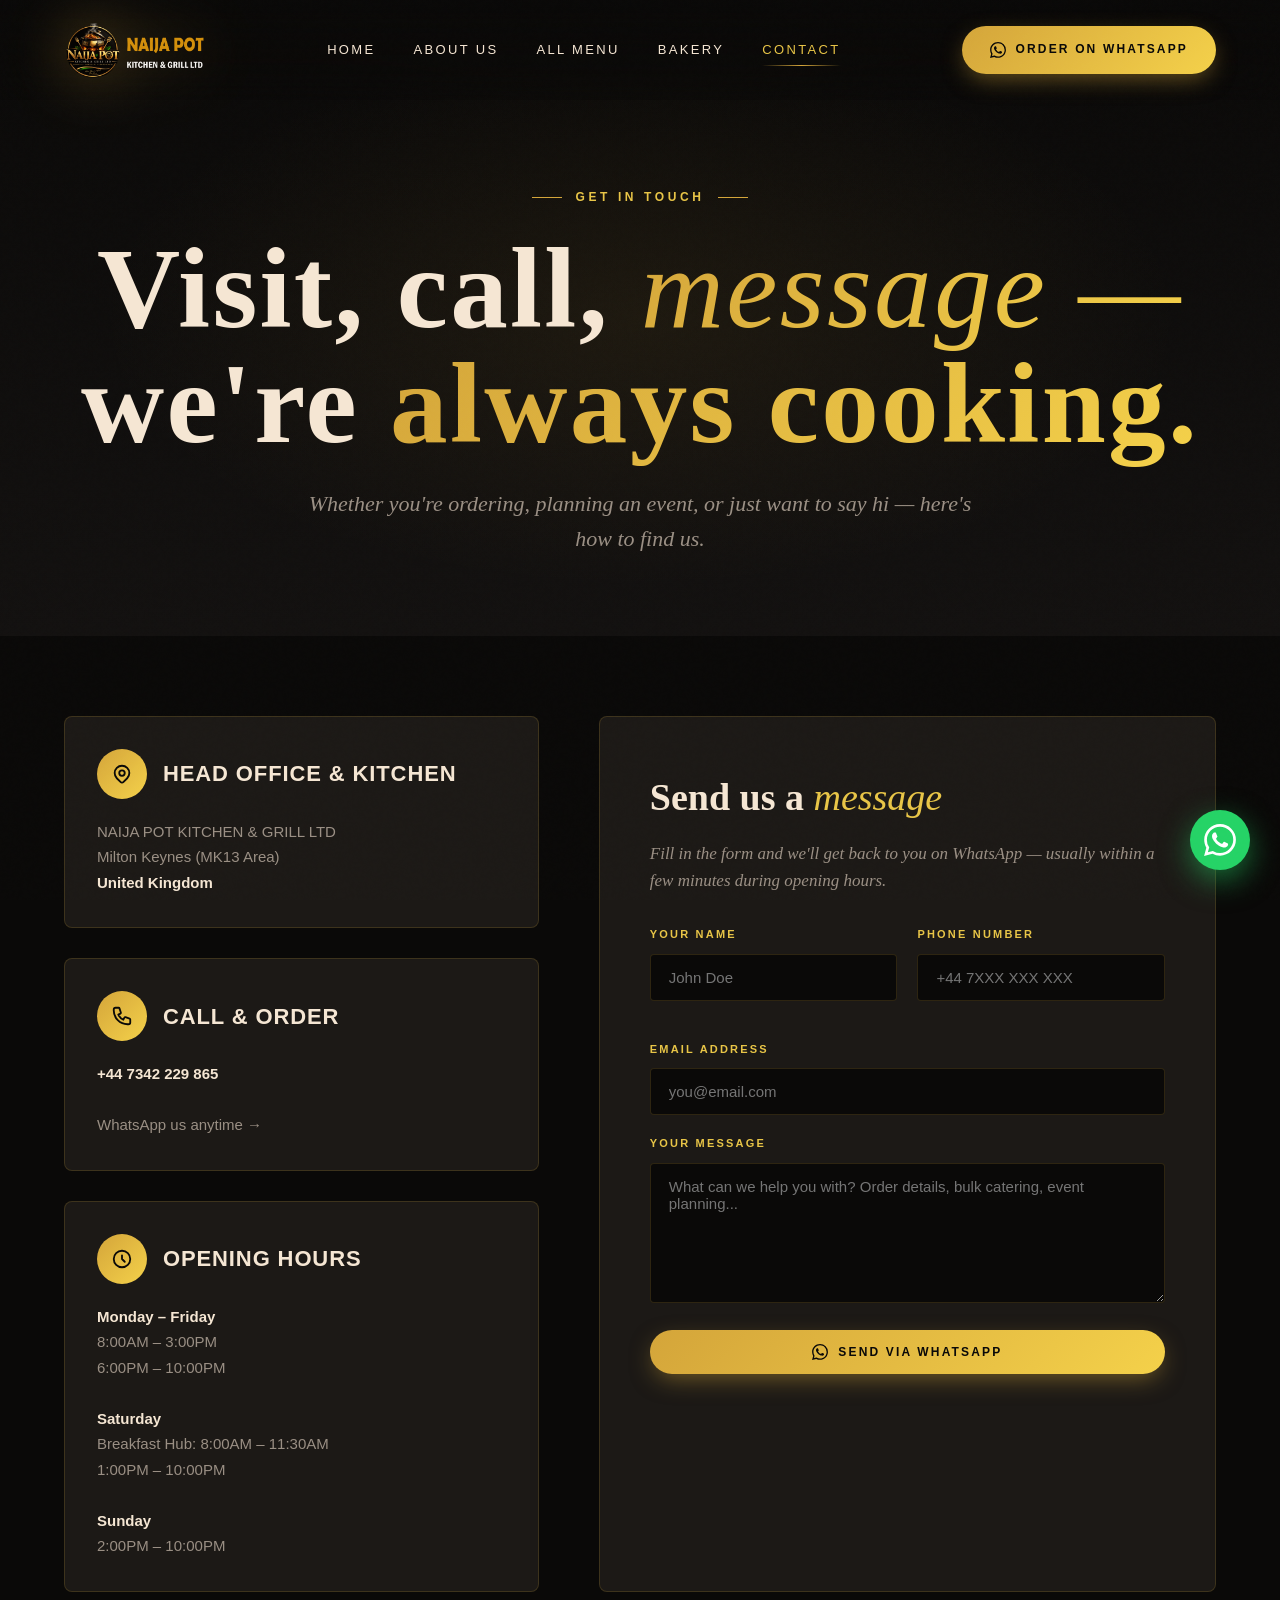
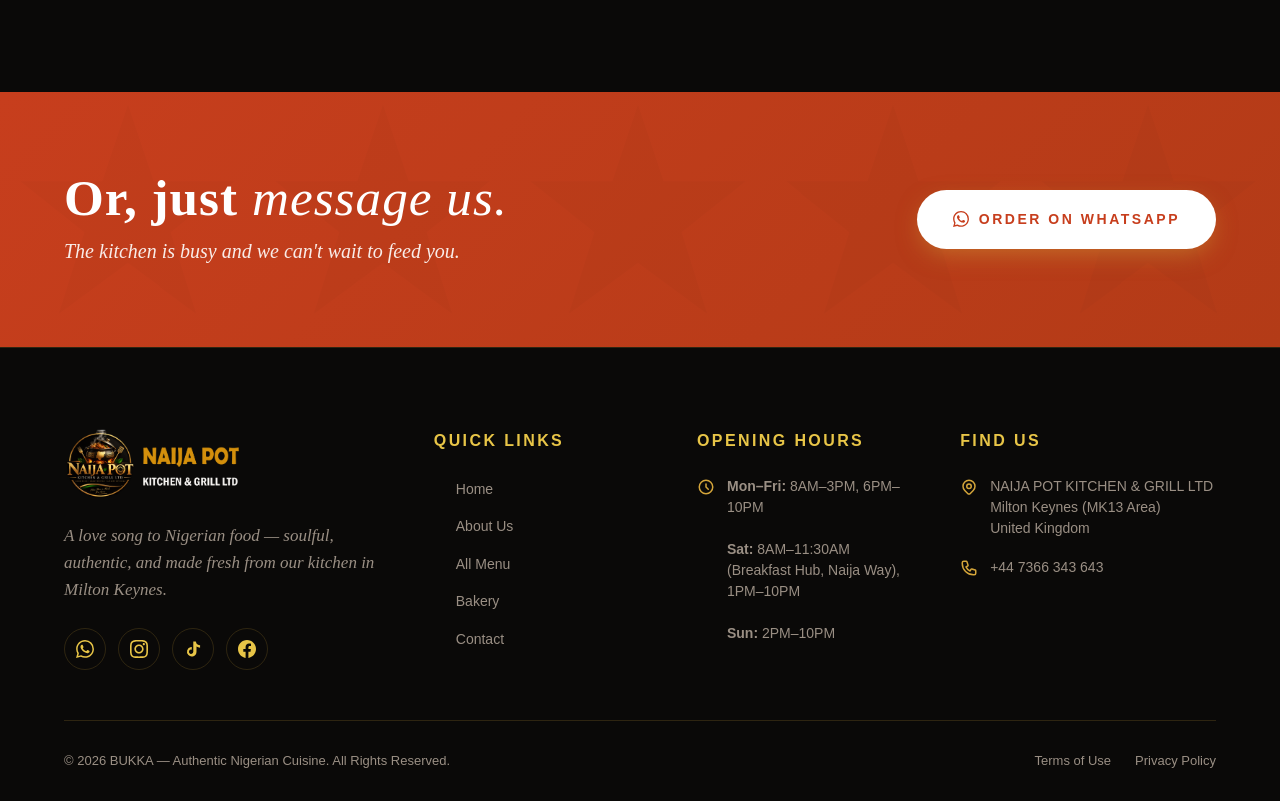
<file: contact.html>
<!DOCTYPE html>
<html lang="en">
<head>
<meta charset="UTF-8">
<meta name="viewport" content="width=device-width, initial-scale=1.0">
<title>Contact NAIJA POT — Order, Visit, Get In Touch</title>
<meta name="description" content="Find BUKKA — visit our walk-in restaurant at Building 3 Caldecotte Lake Business Park, Milton Keynes MK7 8LF, or order on WhatsApp.">
<link rel="stylesheet" href="styles.css">
<link rel="icon" type="image/png" href="images/bukka-logo.png">
</head>
<body>

<header class="header">
  <div class="header-inner">
    <a href="index.html" class="logo"><img src="images/bukka-logo.png" alt="BUKKA"></a>
    <nav class="nav">
      <a href="index.html" >Home</a>
      <a href="about.html" >About Us</a>
      <a href="menu.html" >All Menu</a>
      <a href="bakery.html" >Bakery</a>
      <a href="contact.html" class="active">Contact</a>
    </nav>
    <a href="https://wa.me/447342229865?text=Hello%20NAIJA%20POT%20KITCHEN%20%26%20GRILL%20LTD%2C%20I%20would%20like%20to%20order" target="_blank" class="cta-btn">
      <svg class="icon" fill="currentColor" viewBox="0 0 24 24"><path d="M17.472 14.382c-.297-.149-1.758-.867-2.03-.967-.273-.099-.471-.148-.67.15-.197.297-.767.966-.94 1.164-.173.199-.347.223-.644.075-.297-.15-1.255-.463-2.39-1.475-.883-.788-1.48-1.761-1.653-2.059-.173-.297-.018-.458.13-.606.134-.133.298-.347.446-.52.149-.174.198-.298.298-.497.099-.198.05-.371-.025-.52-.075-.149-.669-1.612-.916-2.207-.242-.579-.487-.5-.669-.51l-.57-.01c-.198 0-.52.074-.792.372s-1.04 1.016-1.04 2.479 1.065 2.876 1.213 3.074c.149.198 2.096 3.2 5.077 4.487.709.306 1.262.489 1.694.625.712.227 1.36.195 1.871.118.571-.085 1.758-.719 2.006-1.413.248-.694.248-1.289.173-1.413-.074-.124-.272-.198-.57-.347m-5.421 7.403h-.004a9.87 9.87 0 01-5.031-1.378l-.361-.214-3.741.982.998-3.648-.235-.374a9.86 9.86 0 01-1.51-5.26c.001-5.45 4.436-9.884 9.888-9.884 2.64 0 5.122 1.03 6.988 2.898a9.825 9.825 0 012.893 6.994c-.003 5.45-4.437 9.884-9.885 9.884m8.413-18.297A11.815 11.815 0 0012.05 0C5.495 0 .16 5.335.157 11.892c0 2.096.547 4.142 1.588 5.945L.057 24l6.305-1.654a11.882 11.882 0 005.683 1.448h.005c6.554 0 11.89-5.335 11.893-11.893a11.821 11.821 0 00-3.48-8.413Z"/></svg>
      <span class="header-cta-text">Order on WhatsApp</span>
    </a>
    <button class="menu-toggle" aria-label="Toggle menu"><svg fill="none" stroke="currentColor" viewBox="0 0 24 24"><path stroke-linecap="round" stroke-linejoin="round" stroke-width="2" d="M4 6h16M4 12h16M4 18h16"/></svg></button>
  </div>
</header>

<section class="page-header">
  <div class="page-header-eyebrow">Get In Touch</div>
  <h1 class="page-header-title">Visit, call, <span class="italic gold">message —</span><br>we're <span class="gold">always cooking.</span></h1>
  <p class="page-header-subtitle">Whether you're ordering, planning an event, or just want to say hi — here's how to find us.</p>
</section>

<section class="contact-section">
  <div class="contact-grid">
    <div class="contact-info reveal-stagger">

      <div class="contact-card">
        <div class="contact-card-header">
          <div class="contact-icon"><svg fill="none" stroke="currentColor" stroke-width="2" viewBox="0 0 24 24"><path stroke-linecap="round" stroke-linejoin="round" d="M17.657 16.657L13.414 20.9a1.998 1.998 0 01-2.827 0l-4.244-4.243a8 8 0 1111.314 0z"/><path stroke-linecap="round" stroke-linejoin="round" d="M15 11a3 3 0 11-6 0 3 3 0 016 0z"/></svg></div>
          <h3 class="contact-card-title">Head Office &amp; Kitchen</h3>
        </div>
        <div class="contact-card-content">
          NAIJA POT KITCHEN & GRILL LTD<br>
          Milton Keynes (MK13 Area)<br>
          <strong>United Kingdom</strong>
        </div>
      </div>

      <div class="contact-card">
        <div class="contact-card-header">
          <div class="contact-icon"><svg fill="none" stroke="currentColor" stroke-width="2" viewBox="0 0 24 24"><path stroke-linecap="round" stroke-linejoin="round" d="M3 5a2 2 0 012-2h3.28a1 1 0 01.948.684l1.498 4.493a1 1 0 01-.502 1.21l-2.257 1.13a11.042 11.042 0 005.516 5.516l1.13-2.257a1 1 0 011.21-.502l4.493 1.498a1 1 0 01.684.949V19a2 2 0 01-2 2h-1C9.716 21 3 14.284 3 6V5z"/></svg></div>
          <h3 class="contact-card-title">Call &amp; Order</h3>
        </div>
        <div class="contact-card-content">
          <a href="tel:+447342229865"><strong>+44 7342 229 865</strong></a><br><br>
          <a href="https://wa.me/447342229865" target="_blank">WhatsApp us anytime →</a>
        </div>
      </div>

      <div class="contact-card">
        <div class="contact-card-header">
          <div class="contact-icon"><svg fill="none" stroke="currentColor" stroke-width="2" viewBox="0 0 24 24"><path stroke-linecap="round" stroke-linejoin="round" d="M12 8v4l3 3m6-3a9 9 0 11-18 0 9 9 0 0118 0z"/></svg></div>
          <h3 class="contact-card-title">Opening Hours</h3>
        </div>
        <div class="contact-card-content">
          <strong>Monday – Friday</strong><br>
          8:00AM – 3:00PM<br>
          6:00PM – 10:00PM<br><br>
          <strong>Saturday</strong><br>
          Breakfast Hub: 8:00AM – 11:30AM<br>
          1:00PM – 10:00PM<br><br>
          <strong>Sunday</strong><br>
          2:00PM – 10:00PM
        </div>
      </div>

    </div>

    <div class="contact-form reveal">
      <h2 class="contact-form-title">Send us a <span class="script" style="color:var(--gold-light);">message</span></h2>
      <p class="contact-form-subtitle">Fill in the form and we'll get back to you on WhatsApp — usually within a few minutes during opening hours.</p>
      <form id="contact-form">
        <div class="form-row">
          <div class="form-group">
            <label class="form-label">Your Name</label>
            <input type="text" name="name" class="form-input" required placeholder="John Doe">
          </div>
          <div class="form-group">
            <label class="form-label">Phone Number</label>
            <input type="tel" name="phone" class="form-input" required placeholder="+44 7XXX XXX XXX">
          </div>
        </div>
        <div class="form-group">
          <label class="form-label">Email Address</label>
          <input type="email" name="email" class="form-input" required placeholder="you@email.com">
        </div>
        <div class="form-group">
          <label class="form-label">Your Message</label>
          <textarea name="message" class="form-textarea" required placeholder="What can we help you with? Order details, bulk catering, event planning..."></textarea>
        </div>
        <button type="submit" class="cta-btn" style="width: 100%; justify-content: center;">
          <svg class="icon" fill="currentColor" viewBox="0 0 24 24"><path d="M17.472 14.382c-.297-.149-1.758-.867-2.03-.967-.273-.099-.471-.148-.67.15-.197.297-.767.966-.94 1.164-.173.199-.347.223-.644.075-.297-.15-1.255-.463-2.39-1.475-.883-.788-1.48-1.761-1.653-2.059-.173-.297-.018-.458.13-.606.134-.133.298-.347.446-.52.149-.174.198-.298.298-.497.099-.198.05-.371-.025-.52-.075-.149-.669-1.612-.916-2.207-.242-.579-.487-.5-.669-.51l-.57-.01c-.198 0-.52.074-.792.372s-1.04 1.016-1.04 2.479 1.065 2.876 1.213 3.074c.149.198 2.096 3.2 5.077 4.487.709.306 1.262.489 1.694.625.712.227 1.36.195 1.871.118.571-.085 1.758-.719 2.006-1.413.248-.694.248-1.289.173-1.413-.074-.124-.272-.198-.57-.347m-5.421 7.403h-.004a9.87 9.87 0 01-5.031-1.378l-.361-.214-3.741.982.998-3.648-.235-.374a9.86 9.86 0 01-1.51-5.26c.001-5.45 4.436-9.884 9.888-9.884 2.64 0 5.122 1.03 6.988 2.898a9.825 9.825 0 012.893 6.994c-.003 5.45-4.437 9.884-9.885 9.884m8.413-18.297A11.815 11.815 0 0012.05 0C5.495 0 .16 5.335.157 11.892c0 2.096.547 4.142 1.588 5.945L.057 24l6.305-1.654a11.882 11.882 0 005.683 1.448h.005c6.554 0 11.89-5.335 11.893-11.893a11.821 11.821 0 00-3.48-8.413Z"/></svg>
          Send via WhatsApp
        </button>
      </form>
    </div>
  </div>
</section>

<section class="cta-banner">
  <div class="cta-banner-inner">
    <div>
      <h2>Or, just <span class="italic">message us.</span></h2>
      <p>The kitchen is busy and we can't wait to feed you.</p>
    </div>
    <a href="https://wa.me/447342229865?text=Hello%20NAIJA%20POT%20KITCHEN%20%26%20GRILL%20LTD%2C%20I%20would%20like%20to%20order" target="_blank" class="cta-btn">
      <svg class="icon" fill="currentColor" viewBox="0 0 24 24"><path d="M17.472 14.382c-.297-.149-1.758-.867-2.03-.967-.273-.099-.471-.148-.67.15-.197.297-.767.966-.94 1.164-.173.199-.347.223-.644.075-.297-.15-1.255-.463-2.39-1.475-.883-.788-1.48-1.761-1.653-2.059-.173-.297-.018-.458.13-.606.134-.133.298-.347.446-.52.149-.174.198-.298.298-.497.099-.198.05-.371-.025-.52-.075-.149-.669-1.612-.916-2.207-.242-.579-.487-.5-.669-.51l-.57-.01c-.198 0-.52.074-.792.372s-1.04 1.016-1.04 2.479 1.065 2.876 1.213 3.074c.149.198 2.096 3.2 5.077 4.487.709.306 1.262.489 1.694.625.712.227 1.36.195 1.871.118.571-.085 1.758-.719 2.006-1.413.248-.694.248-1.289.173-1.413-.074-.124-.272-.198-.57-.347m-5.421 7.403h-.004a9.87 9.87 0 01-5.031-1.378l-.361-.214-3.741.982.998-3.648-.235-.374a9.86 9.86 0 01-1.51-5.26c.001-5.45 4.436-9.884 9.888-9.884 2.64 0 5.122 1.03 6.988 2.898a9.825 9.825 0 012.893 6.994c-.003 5.45-4.437 9.884-9.885 9.884m8.413-18.297A11.815 11.815 0 0012.05 0C5.495 0 .16 5.335.157 11.892c0 2.096.547 4.142 1.588 5.945L.057 24l6.305-1.654a11.882 11.882 0 005.683 1.448h.005c6.554 0 11.89-5.335 11.893-11.893a11.821 11.821 0 00-3.48-8.413Z"/></svg>
      Order on WhatsApp
    </a>
  </div>
</section>

<footer class="footer">
  <div class="footer-inner">
    <div class="footer-grid">
      <div class="footer-brand">
        <img src="images/bukka-logo.png" alt="BUKKA">
        <p class="footer-tagline">A love song to Nigerian food — soulful, authentic, and made fresh from our kitchen in Milton Keynes.</p>
        <div class="footer-socials">
          <a href="https://wa.me/447342229865" target="_blank" class="footer-social" aria-label="WhatsApp"><svg fill="currentColor" viewBox="0 0 24 24"><path d="M17.472 14.382c-.297-.149-1.758-.867-2.03-.967-.273-.099-.471-.148-.67.15-.197.297-.767.966-.94 1.164-.173.199-.347.223-.644.075-.297-.15-1.255-.463-2.39-1.475-.883-.788-1.48-1.761-1.653-2.059-.173-.297-.018-.458.13-.606.134-.133.298-.347.446-.52.149-.174.198-.298.298-.497.099-.198.05-.371-.025-.52-.075-.149-.669-1.612-.916-2.207-.242-.579-.487-.5-.669-.51l-.57-.01c-.198 0-.52.074-.792.372s-1.04 1.016-1.04 2.479 1.065 2.876 1.213 3.074c.149.198 2.096 3.2 5.077 4.487.709.306 1.262.489 1.694.625.712.227 1.36.195 1.871.118.571-.085 1.758-.719 2.006-1.413.248-.694.248-1.289.173-1.413-.074-.124-.272-.198-.57-.347m-5.421 7.403h-.004a9.87 9.87 0 01-5.031-1.378l-.361-.214-3.741.982.998-3.648-.235-.374a9.86 9.86 0 01-1.51-5.26c.001-5.45 4.436-9.884 9.888-9.884 2.64 0 5.122 1.03 6.988 2.898a9.825 9.825 0 012.893 6.994c-.003 5.45-4.437 9.884-9.885 9.884m8.413-18.297A11.815 11.815 0 0012.05 0C5.495 0 .16 5.335.157 11.892c0 2.096.547 4.142 1.588 5.945L.057 24l6.305-1.654a11.882 11.882 0 005.683 1.448h.005c6.554 0 11.89-5.335 11.893-11.893a11.821 11.821 0 00-3.48-8.413Z"/></svg></a>
          <a href="https://www.instagram.com/naijapotkitchen_grill_mk" target="_blank" class="footer-social" aria-label="Instagram"><svg fill="currentColor" viewBox="0 0 24 24"><path d="M12 2.163c3.204 0 3.584.012 4.85.07 3.252.148 4.771 1.691 4.919 4.919.058 1.265.069 1.645.069 4.849 0 3.205-.012 3.584-.069 4.849-.149 3.225-1.664 4.771-4.919 4.919-1.266.058-1.644.07-4.85.07-3.204 0-3.584-.012-4.849-.07-3.26-.149-4.771-1.699-4.919-4.92-.058-1.265-.07-1.644-.07-4.849 0-3.204.013-3.583.07-4.849.149-3.227 1.664-4.771 4.919-4.919 1.266-.057 1.645-.069 4.849-.069zm0-2.163c-3.259 0-3.667.014-4.947.072-4.358.2-6.78 2.618-6.98 6.98-.059 1.281-.073 1.689-.073 4.948 0 3.259.014 3.668.072 4.948.2 4.358 2.618 6.78 6.98 6.98 1.281.058 1.689.072 4.948.072 3.259 0 3.668-.014 4.948-.072 4.354-.2 6.782-2.618 6.979-6.98.059-1.28.073-1.689.073-4.948 0-3.259-.014-3.667-.072-4.947-.196-4.354-2.617-6.78-6.979-6.98-1.281-.059-1.69-.073-4.949-.073zm0 5.838c-3.403 0-6.162 2.759-6.162 6.162s2.759 6.163 6.162 6.163 6.162-2.759 6.162-6.163c0-3.403-2.759-6.162-6.162-6.162zm0 10.162c-2.209 0-4-1.79-4-4 0-2.209 1.791-4 4-4s4 1.791 4 4c0 2.21-1.791 4-4 4zm6.406-11.845c-.796 0-1.441.645-1.441 1.44s.645 1.44 1.441 1.44c.795 0 1.439-.645 1.439-1.44s-.644-1.44-1.439-1.44z"/></svg></a>
          <a href="https://www.tiktok.com/@naija.pot.kitchen" target="_blank" class="footer-social" aria-label="TikTok"><svg fill="currentColor" viewBox="0 0 24 24"><path d="M19.59 6.69a4.83 4.83 0 0 1-3.77-4.25V2h-3.45v13.67a2.89 2.89 0 0 1-5.2 1.74 2.89 2.89 0 0 1 2.31-4.64 2.93 2.93 0 0 1 .88.13V9.4a6.84 6.84 0 0 0-1-.05A6.33 6.33 0 0 0 5.8 20.1a6.34 6.34 0 0 0 10.86-4.43v-7a8.16 8.16 0 0 0 4.77 1.52v-3.4a4.85 4.85 0 0 1-1.84-.1z"/></svg></a>
          <a href="https://www.facebook.com/naijapotkitchen" target="_blank" class="footer-social" aria-label="Facebook"><svg fill="currentColor" viewBox="0 0 24 24"><path d="M24 12.073c0-6.627-5.373-12-12-12s-12 5.373-12 12c0 5.99 4.388 10.954 10.125 11.854v-8.385H7.078v-3.47h3.047V9.43c0-3.007 1.792-4.669 4.533-4.669 1.312 0 2.686.235 2.686.235v2.953H15.83c-1.491 0-1.956.925-1.956 1.874v2.25h3.328l-.532 3.47h-2.796v8.385C19.612 23.027 24 18.062 24 12.073z"/></svg></a>
        </div>
      </div>

      <div>
        <h4 class="footer-heading">Quick Links</h4>
        <ul class="footer-links">
          <li><a href="index.html">Home</a></li>
          <li><a href="about.html">About Us</a></li>
          <li><a href="menu.html">All Menu</a></li>
          <li><a href="bakery.html">Bakery</a></li>
          <li><a href="contact.html">Contact</a></li>
        </ul>
      </div>

      <div>
        <h4 class="footer-heading">Opening Hours</h4>
        <div class="footer-contact-item">
          <svg fill="none" stroke="currentColor" stroke-width="2" viewBox="0 0 24 24"><path stroke-linecap="round" stroke-linejoin="round" d="M12 8v4l3 3m6-3a9 9 0 11-18 0 9 9 0 0118 0z"/></svg>
          <div><strong>Mon&ndash;Fri:</strong> 8AM&ndash;3PM, 6PM&ndash;10PM<br><br><strong>Sat:</strong> 8AM&ndash;11:30AM (Breakfast Hub, Naija Way), 1PM&ndash;10PM<br><br><strong>Sun:</strong> 2PM&ndash;10PM</div>
        </div>
      </div>

      <div>
        <h4 class="footer-heading">Find Us</h4>
        <div class="footer-contact-item">
          <svg fill="none" stroke="currentColor" stroke-width="2" viewBox="0 0 24 24"><path stroke-linecap="round" stroke-linejoin="round" d="M17.657 16.657L13.414 20.9a1.998 1.998 0 01-2.827 0l-4.244-4.243a8 8 0 1111.314 0z"/><path stroke-linecap="round" stroke-linejoin="round" d="M15 11a3 3 0 11-6 0 3 3 0 016 0z"/></svg>
          <div>NAIJA POT KITCHEN & GRILL LTD<br>Milton Keynes (MK13 Area)<br>United Kingdom</div>
        </div>
        <div class="footer-contact-item">
          <svg fill="none" stroke="currentColor" stroke-width="2" viewBox="0 0 24 24"><path stroke-linecap="round" stroke-linejoin="round" d="M3 5a2 2 0 012-2h3.28a1 1 0 01.948.684l1.498 4.493a1 1 0 01-.502 1.21l-2.257 1.13a11.042 11.042 0 005.516 5.516l1.13-2.257a1 1 0 011.21-.502l4.493 1.498a1 1 0 01.684.949V19a2 2 0 01-2 2h-1C9.716 21 3 14.284 3 6V5z"/></svg>
          <div><a href="tel:+447366343643">+44 7366 343 643</a></div>
        </div>
      </div>
    </div>
    <div class="footer-bottom">
      <div>© 2026 BUKKA — Authentic Nigerian Cuisine. All Rights Reserved.</div>
      <div class="footer-bottom-links">
        <a href="#">Terms of Use</a>
        <a href="#">Privacy Policy</a>
      </div>
    </div>
  </div>
</footer>

<a href="https://wa.me/447366343643?text=Hello%20BUKKA%2C%20I%27d%20like%20to%20place%20an%20order" target="_blank" class="whatsapp-float" aria-label="Order on WhatsApp">
  <svg fill="currentColor" viewBox="0 0 24 24"><path d="M17.472 14.382c-.297-.149-1.758-.867-2.03-.967-.273-.099-.471-.148-.67.15-.197.297-.767.966-.94 1.164-.173.199-.347.223-.644.075-.297-.15-1.255-.463-2.39-1.475-.883-.788-1.48-1.761-1.653-2.059-.173-.297-.018-.458.13-.606.134-.133.298-.347.446-.52.149-.174.198-.298.298-.497.099-.198.05-.371-.025-.52-.075-.149-.669-1.612-.916-2.207-.242-.579-.487-.5-.669-.51l-.57-.01c-.198 0-.52.074-.792.372s-1.04 1.016-1.04 2.479 1.065 2.876 1.213 3.074c.149.198 2.096 3.2 5.077 4.487.709.306 1.262.489 1.694.625.712.227 1.36.195 1.871.118.571-.085 1.758-.719 2.006-1.413.248-.694.248-1.289.173-1.413-.074-.124-.272-.198-.57-.347m-5.421 7.403h-.004a9.87 9.87 0 01-5.031-1.378l-.361-.214-3.741.982.998-3.648-.235-.374a9.86 9.86 0 01-1.51-5.26c.001-5.45 4.436-9.884 9.888-9.884 2.64 0 5.122 1.03 6.988 2.898a9.825 9.825 0 012.893 6.994c-.003 5.45-4.437 9.884-9.885 9.884m8.413-18.297A11.815 11.815 0 0012.05 0C5.495 0 .16 5.335.157 11.892c0 2.096.547 4.142 1.588 5.945L.057 24l6.305-1.654a11.882 11.882 0 005.683 1.448h.005c6.554 0 11.89-5.335 11.893-11.893a11.821 11.821 0 00-3.48-8.413Z"/></svg>
</a>

<script src="script.js"></script>
</body>
</html>
</file>
<file: styles.css>
﻿/* ===========================================
   BUKKA — Premium Nigerian Cuisine
   Shared Stylesheet
   =========================================== */

@import url('css2');

:root {
  --black: #0A0908;
  --charcoal: #131110;
  --charcoal-2: #1C1916;
  --charcoal-3: #25211C;
  --gold: #D4A53A;
  --gold-light: #E8C547;
  --gold-bright: #F4D14A;
  --gold-dim: #8B7355;
  --gold-faint: rgba(212, 165, 58, 0.15);
  --cream: #F5E6D3;
  --spice: #C73E1D;
  --spice-glow: #FF6B35;
  --palm-red: #B33B17;
  --leaf-green: #4A6B3A;
  --white: #FFFFFF;
  --text-muted: #9A8F84;
  --border: rgba(212, 165, 58, 0.18);
  --shadow-gold: 0 20px 60px -20px rgba(212, 165, 58, 0.3);
  --shadow-deep: 0 30px 80px -20px rgba(0, 0, 0, 0.7);
}

* { margin: 0; padding: 0; box-sizing: border-box; }

html { scroll-behavior: smooth; scroll-padding-top: 100px; }

body {
  font-family: 'Outfit', sans-serif;
  background: var(--black);
  color: var(--cream);
  overflow-x: hidden;
  line-height: 1.6;
  -webkit-font-smoothing: antialiased;
  -moz-osx-font-smoothing: grayscale;
}

body::before {
  content: '';
  position: fixed;
  inset: 0;
  background-image: url("data:image/svg+xml,%3Csvg viewBox='0 0 200 200' xmlns='http://www.w3.org/2000/svg'%3E%3Cfilter id='noise'%3E%3CfeTurbulence type='fractalNoise' baseFrequency='0.9' numOctaves='3' stitchTiles='stitch'/%3E%3C/filter%3E%3Crect width='100%25' height='100%25' filter='url(%23noise)' opacity='0.5'/%3E%3C/svg%3E");
  opacity: 0.04;
  pointer-events: none;
  z-index: 9999;
  mix-blend-mode: overlay;
}

.display { font-family: 'Italiana', serif; font-weight: 400; letter-spacing: 0.04em; line-height: 1; }
.heavy { font-family: 'Anton', sans-serif; letter-spacing: 0.02em; text-transform: uppercase; }
.script { font-family: 'Cormorant Garamond', serif; font-style: italic; font-weight: 400; }

a { color: inherit; text-decoration: none; }
img { max-width: 100%; display: block; }

/* ===== HEADER ===== */
.header {
  position: fixed;
  top: 0; left: 0; right: 0;
  z-index: 100;
  padding: 22px 5vw;
  background: linear-gradient(180deg, rgba(10, 9, 8, 0.85) 0%, rgba(10, 9, 8, 0.4) 100%);
  backdrop-filter: blur(20px) saturate(1.4);
  -webkit-backdrop-filter: blur(20px) saturate(1.4);
  transition: all 0.4s ease;
}

.header.scrolled {
  background: rgba(10, 9, 8, 0.95);
  padding: 14px 5vw;
  border-bottom: 1px solid var(--border);
  box-shadow: 0 10px 40px rgba(0,0,0,0.5);
}

.header-inner {
  max-width: 1600px;
  margin: 0 auto;
  display: flex;
  align-items: center;
  justify-content: space-between;
  gap: 30px;
}

.logo {
  display: block;
  height: 56px;
  transition: height 0.4s ease;
  flex-shrink: 0;
}

.header.scrolled .logo { height: 46px; }

.logo img {
  height: 100%;
  width: auto;
  filter: drop-shadow(0 0 30px rgba(212, 165, 58, 0.4));
  transition: filter 0.4s ease;
}

.logo:hover img {
  filter: drop-shadow(0 0 40px rgba(212, 165, 58, 0.7));
}

.nav {
  display: flex;
  gap: 38px;
  align-items: center;
}

.nav a {
  font-family: 'Outfit', sans-serif;
  font-size: 13px;
  font-weight: 500;
  letter-spacing: 0.18em;
  text-transform: uppercase;
  color: var(--cream);
  position: relative;
  padding: 6px 0;
  transition: color 0.3s ease;
}

.nav a::after {
  content: '';
  position: absolute;
  bottom: 0;
  left: 50%;
  transform: translateX(-50%);
  width: 0;
  height: 1px;
  background: linear-gradient(90deg, transparent, var(--gold), transparent);
  transition: width 0.4s ease;
}

.nav a:hover { color: var(--gold-light); }
.nav a:hover::after { width: 100%; }
.nav a.active { color: var(--gold-light); }
.nav a.active::after { width: 100%; }

.cta-btn {
  display: inline-flex;
  align-items: center;
  gap: 10px;
  padding: 14px 28px;
  background: linear-gradient(135deg, var(--gold) 0%, var(--gold-bright) 100%);
  color: var(--black);
  font-family: 'Outfit', sans-serif;
  font-size: 12px;
  font-weight: 700;
  letter-spacing: 0.18em;
  text-transform: uppercase;
  border-radius: 50px;
  border: none;
  cursor: pointer;
  transition: all 0.3s ease;
  box-shadow: 0 8px 25px -5px rgba(212, 165, 58, 0.5);
  position: relative;
  overflow: hidden;
}

.cta-btn::before {
  content: '';
  position: absolute;
  top: 0; left: -100%;
  width: 100%; height: 100%;
  background: linear-gradient(90deg, transparent, rgba(255,255,255,0.4), transparent);
  transition: left 0.6s ease;
}

.cta-btn:hover {
  transform: translateY(-3px);
  box-shadow: 0 15px 40px -5px rgba(212, 165, 58, 0.6);
}

.cta-btn:hover::before { left: 100%; }
.cta-btn .icon { width: 16px; height: 16px; }

.cta-btn-outline {
  background: transparent;
  color: var(--gold-light);
  border: 1.5px solid var(--gold);
  box-shadow: none;
}

.cta-btn-outline:hover { background: var(--gold); color: var(--black); }

.menu-toggle {
  display: none;
  background: none;
  border: none;
  color: var(--gold-light);
  cursor: pointer;
  padding: 8px;
  z-index: 101;
}

.menu-toggle svg { width: 28px; height: 28px; }

/* ===== HERO ===== */
.hero {
  position: relative;
  min-height: 100vh;
  padding: 140px 5vw 80px;
  display: flex;
  align-items: center;
  overflow: hidden;
  background:
    radial-gradient(ellipse at top right, rgba(199, 62, 29, 0.22) 0%, transparent 50%),
    radial-gradient(ellipse at bottom left, rgba(212, 165, 58, 0.15) 0%, transparent 60%),
    linear-gradient(180deg, var(--black) 0%, var(--charcoal) 100%);
}

.hero::before {
  content: '';
  position: absolute;
  inset: 0;
  background-image:
    radial-gradient(circle at 15% 20%, rgba(212, 165, 58, 0.08) 0%, transparent 12%),
    radial-gradient(circle at 85% 70%, rgba(199, 62, 29, 0.1) 0%, transparent 14%),
    radial-gradient(circle at 50% 40%, rgba(212, 165, 58, 0.04) 0%, transparent 20%);
  pointer-events: none;
  z-index: 1;
}

.hero::after {
  content: '';
  position: absolute;
  inset: 0;
  background-image: url("data:image/svg+xml,%3Csvg xmlns='http://www.w3.org/2000/svg' width='200' height='200' viewBox='0 0 200 200'%3E%3Cg fill='%23D4A53A' opacity='0.04'%3E%3Ccircle cx='40' cy='40' r='1.5'/%3E%3Ccircle cx='160' cy='80' r='1'/%3E%3Ccircle cx='100' cy='160' r='1.2'/%3E%3Ccircle cx='180' cy='180' r='0.8'/%3E%3Ccircle cx='20' cy='120' r='1'/%3E%3C/g%3E%3C/svg%3E");
  pointer-events: none;
  z-index: 1;
}

.hero-spice-decor {
  position: absolute;
  pointer-events: none;
  z-index: 1;
}

.hero-spice-decor.spice-1 {
  top: 18%;
  left: 6%;
  width: 100px;
  height: 100px;
  opacity: 0.4;
  animation: float 8s ease-in-out infinite;
}

.hero-spice-decor.spice-2 {
  bottom: 15%;
  left: 40%;
  width: 70px;
  height: 70px;
  opacity: 0.3;
  animation: float 10s ease-in-out infinite reverse;
}

.hero-spice-decor.spice-3 {
  top: 30%;
  right: 8%;
  width: 80px;
  height: 80px;
  opacity: 0.35;
  animation: float 12s ease-in-out infinite;
  animation-delay: 1s;
}

.hero-inner {
  max-width: 1600px;
  margin: 0 auto;
  width: 100%;
  display: grid;
  grid-template-columns: 1.1fr 1fr;
  gap: 60px;
  align-items: center;
  position: relative;
  z-index: 2;
}

.hero-content { position: relative; }

.hero-eyebrow {
  display: inline-flex;
  align-items: center;
  gap: 14px;
  font-family: 'Outfit', sans-serif;
  font-size: 12px;
  font-weight: 500;
  letter-spacing: 0.3em;
  text-transform: uppercase;
  color: var(--gold-light);
  margin-bottom: 32px;
  opacity: 0;
  animation: fadeInUp 0.8s 0.2s ease forwards;
}

.hero-eyebrow::before, .hero-eyebrow::after {
  content: '';
  width: 40px;
  height: 1px;
  background: var(--gold);
}

.hero-title {
  font-family: 'Italiana', serif;
  font-size: clamp(56px, 9vw, 130px);
  line-height: 0.95;
  color: var(--cream);
  margin-bottom: 30px;
  letter-spacing: 0.01em;
}

.hero-title .word {
  display: inline-block;
  opacity: 0;
  transform: translateY(40px);
  animation: wordReveal 0.9s ease forwards;
}

.hero-title .word.gold {
  background: linear-gradient(135deg, var(--gold) 0%, var(--gold-bright) 50%, var(--gold) 100%);
  -webkit-background-clip: text;
  background-clip: text;
  -webkit-text-fill-color: transparent;
}

.hero-title .word.italic {
  font-family: 'Cormorant Garamond', serif;
  font-style: italic;
  font-weight: 300;
}

.hero-title .word:nth-child(1) { animation-delay: 0.4s; }
.hero-title .word:nth-child(2) { animation-delay: 0.55s; }
.hero-title .word:nth-child(3) { animation-delay: 0.7s; }
.hero-title .word:nth-child(4) { animation-delay: 0.85s; }
.hero-title .word:nth-child(5) { animation-delay: 1.0s; }

.hero-tagline {
  font-family: 'Cormorant Garamond', serif;
  font-style: italic;
  font-size: clamp(18px, 1.6vw, 22px);
  color: var(--text-muted);
  max-width: 520px;
  margin-bottom: 44px;
  line-height: 1.5;
  opacity: 0;
  animation: fadeInUp 0.8s 1.3s ease forwards;
}

.hero-actions {
  display: flex;
  gap: 18px;
  flex-wrap: wrap;
  opacity: 0;
  animation: fadeInUp 0.8s 1.5s ease forwards;
}

.hero-image-wrap {
  position: relative;
  aspect-ratio: 1/1;
  display: flex;
  align-items: center;
  justify-content: center;
}

.hero-image-circle {
  position: relative;
  width: 100%;
  aspect-ratio: 1 / 1;
  height: auto;
  border-radius: 50%;
  overflow: hidden;
  box-shadow:
    0 0 0 1px var(--gold),
    0 0 0 12px rgba(212, 165, 58, 0.06),
    0 0 0 13px rgba(212, 165, 58, 0.4),
    0 0 0 24px rgba(212, 165, 58, 0.04),
    0 50px 120px -20px rgba(199, 62, 29, 0.45),
    var(--shadow-deep);
  animation: heroImageEnter 1.4s 0.3s ease backwards;
}

/* Rotating slides inside the hero circle */
.hero-slide {
  position: absolute;
  inset: 0;
  width: 100%;
  height: 100%;
  object-fit: cover;
  opacity: 0;
  animation: heroSlideRotate 24s infinite ease-in-out, heroKenBurns 24s infinite ease-in-out;
}

/* 4 slides, each shown for ~6s, with smooth crossfade */
.hero-slide:nth-child(1) { animation-delay: 0s, 0s; }
.hero-slide:nth-child(2) { animation-delay: 6s, 6s; }
.hero-slide:nth-child(3) { animation-delay: 12s, 12s; }
.hero-slide:nth-child(4) { animation-delay: 18s, 18s; }

@keyframes heroSlideRotate {
  0%   { opacity: 0; }
  2%   { opacity: 1; }
  23%  { opacity: 1; }
  27%  { opacity: 0; }
  100% { opacity: 0; }
}

@keyframes heroKenBurns {
  0%, 27%   { transform: scale(1) translate(0, 0); }
  13%       { transform: scale(1.08) translate(-1%, -1%); }
  100%      { transform: scale(1) translate(0, 0); }
}

/* Slide caption */
.hero-slide-captions {
  position: absolute;
  bottom: -50px;
  left: 50%;
  transform: translateX(-50%);
  z-index: 4;
  text-align: center;
  width: 100%;
  pointer-events: none;
}

.hero-caption {
  position: absolute;
  left: 50%;
  transform: translateX(-50%);
  white-space: nowrap;
  font-family: 'Cormorant Garamond', serif;
  font-style: italic;
  font-size: 18px;
  color: var(--gold-light);
  letter-spacing: 0.05em;
  opacity: 0;
  animation: heroSlideRotate 24s infinite ease-in-out;
}

.hero-caption:nth-child(1) { animation-delay: 0s; }
.hero-caption:nth-child(2) { animation-delay: 6s; }
.hero-caption:nth-child(3) { animation-delay: 12s; }
.hero-caption:nth-child(4) { animation-delay: 18s; }

/* Slide indicators (dots) */
.hero-slide-dots {
  position: absolute;
  bottom: -90px;
  left: 50%;
  transform: translateX(-50%);
  display: flex;
  gap: 8px;
  z-index: 4;
}

.hero-dot {
  width: 24px;
  height: 3px;
  background: rgba(212, 165, 58, 0.25);
  border-radius: 2px;
  overflow: hidden;
  position: relative;
}

.hero-dot::after {
  content: '';
  position: absolute;
  inset: 0;
  background: var(--gold-light);
  transform: translateX(-100%);
  animation: dotFill 24s infinite linear;
}

.hero-dot:nth-child(1)::after { animation-delay: 0s; }
.hero-dot:nth-child(2)::after { animation-delay: 6s; }
.hero-dot:nth-child(3)::after { animation-delay: 12s; }
.hero-dot:nth-child(4)::after { animation-delay: 18s; }

@keyframes dotFill {
  0%   { transform: translateX(-100%); }
  2%   { transform: translateX(-100%); }
  25%  { transform: translateX(0); }
  27%  { transform: translateX(100%); }
  100% { transform: translateX(100%); }
}

.hero-decor { position: absolute; pointer-events: none; }

.hero-badge {
  position: absolute;
  bottom: 8%;
  right: -5%;
  width: 140px;
  height: 140px;
  background: var(--gold);
  border-radius: 50%;
  display: flex;
  align-items: center;
  justify-content: center;
  flex-direction: column;
  text-align: center;
  color: var(--black);
  font-family: 'Anton', sans-serif;
  text-transform: uppercase;
  box-shadow: 0 20px 40px -10px rgba(212, 165, 58, 0.5);
  z-index: 3;
}

.hero-badge .num { font-size: 38px; line-height: 1; }
.hero-badge .label {
  font-size: 10px;
  letter-spacing: 0.15em;
  margin-top: 4px;
  font-family: 'Outfit', sans-serif;
  font-weight: 600;
}

.scroll-cue {
  position: absolute;
  bottom: 40px;
  left: 50%;
  transform: translateX(-50%);
  display: flex;
  flex-direction: column;
  align-items: center;
  gap: 12px;
  color: var(--gold-dim);
  font-size: 11px;
  letter-spacing: 0.3em;
  text-transform: uppercase;
  z-index: 3;
  opacity: 0;
  animation: fadeIn 1s 2s ease forwards;
}

.scroll-cue::after {
  content: '';
  width: 1px;
  height: 50px;
  background: linear-gradient(to bottom, var(--gold), transparent);
  animation: scrollLine 2s ease-in-out infinite;
}

/* Marquee */
.marquee {
  background: var(--gold);
  color: var(--black);
  padding: 18px 0;
  overflow: hidden;
  border-top: 1px solid var(--gold-dim);
  border-bottom: 1px solid var(--gold-dim);
  position: relative;
  z-index: 5;
}

.marquee-track {
  display: flex;
  gap: 50px;
  white-space: nowrap;
  animation: marquee 30s linear infinite;
  font-family: 'Anton', sans-serif;
  font-size: 22px;
  letter-spacing: 0.08em;
  text-transform: uppercase;
}

.marquee-track span {
  display: inline-flex;
  align-items: center;
  gap: 50px;
}

.marquee-track .dot {
  width: 8px;
  height: 8px;
  background: var(--spice);
  border-radius: 50%;
  display: inline-block;
}

/* ===== SECTIONS ===== */
section { padding: 100px 5vw; position: relative; }
.container { max-width: 1500px; margin: 0 auto; }

.section-eyebrow {
  display: inline-flex;
  align-items: center;
  gap: 14px;
  font-family: 'Outfit', sans-serif;
  font-size: 11px;
  font-weight: 600;
  letter-spacing: 0.3em;
  text-transform: uppercase;
  color: var(--gold-light);
  margin-bottom: 24px;
}

.section-eyebrow::before {
  content: '';
  width: 30px;
  height: 1px;
  background: var(--gold);
}

.section-title {
  font-family: 'Italiana', serif;
  font-size: clamp(40px, 6vw, 80px);
  line-height: 1;
  color: var(--cream);
  margin-bottom: 20px;
  letter-spacing: 0.02em;
}

.section-title .gold {
  background: linear-gradient(135deg, var(--gold) 0%, var(--gold-bright) 100%);
  -webkit-background-clip: text;
  background-clip: text;
  -webkit-text-fill-color: transparent;
}

.section-title .italic {
  font-family: 'Cormorant Garamond', serif;
  font-style: italic;
  font-weight: 300;
}

.section-subtitle {
  font-family: 'Cormorant Garamond', serif;
  font-style: italic;
  font-size: 20px;
  color: var(--text-muted);
  max-width: 600px;
  margin-bottom: 60px;
}

/* ===== CATEGORIES ===== */
.categories { background: var(--black); position: relative; }

.categories::before {
  content: '';
  position: absolute;
  inset: 0;
  background:
    radial-gradient(circle at 20% 50%, rgba(212, 165, 58, 0.05) 0%, transparent 50%),
    radial-gradient(circle at 80% 50%, rgba(199, 62, 29, 0.05) 0%, transparent 50%);
  pointer-events: none;
}

.category-grid {
  display: grid;
  grid-template-columns: repeat(4, 1fr);
  gap: 24px;
  position: relative;
  z-index: 2;
}

.category-card {
  position: relative;
  aspect-ratio: 3/4;
  border-radius: 4px;
  overflow: hidden;
  cursor: pointer;
  background: var(--charcoal-2);
  transition: transform 0.5s ease;
}

.category-card::before {
  content: '';
  position: absolute;
  inset: 0;
  background: linear-gradient(180deg, transparent 30%, rgba(10, 9, 8, 0.5) 60%, var(--black) 100%);
  z-index: 2;
  transition: opacity 0.4s ease;
}

.category-card::after {
  content: '';
  position: absolute;
  inset: 0;
  border: 1px solid transparent;
  z-index: 3;
  pointer-events: none;
  transition: border-color 0.4s ease;
}

.category-card img {
  width: 100%;
  height: 100%;
  object-fit: cover;
  transition: transform 0.8s ease;
}

.category-card:hover img { transform: scale(1.1); }
.category-card:hover { transform: translateY(-8px); }
.category-card:hover::after { border-color: var(--gold); }

.category-card-content {
  position: absolute;
  bottom: 0; left: 0; right: 0;
  padding: 28px;
  z-index: 4;
}

.category-card .count {
  font-family: 'Italiana', serif;
  font-size: 14px;
  color: var(--gold-light);
  letter-spacing: 0.15em;
  margin-bottom: 8px;
  display: block;
}

.category-card .name {
  font-family: 'Anton', sans-serif;
  font-size: 28px;
  letter-spacing: 0.02em;
  text-transform: uppercase;
  color: var(--white);
  line-height: 1;
}

/* ===== FEATURED DISHES ===== */
.featured { background: linear-gradient(180deg, var(--black) 0%, var(--charcoal) 100%); }

.featured-tabs {
  display: flex;
  gap: 8px;
  flex-wrap: wrap;
  margin-bottom: 50px;
  border-bottom: 1px solid var(--border);
}

.tab {
  padding: 14px 24px;
  background: transparent;
  border: none;
  color: var(--text-muted);
  font-family: 'Outfit', sans-serif;
  font-size: 13px;
  font-weight: 600;
  letter-spacing: 0.15em;
  text-transform: uppercase;
  cursor: pointer;
  transition: all 0.3s ease;
  position: relative;
}

.tab.active { color: var(--gold-light); }
.tab.active::after {
  content: '';
  position: absolute;
  bottom: -1px; left: 0; right: 0;
  height: 2px;
  background: var(--gold);
}

.tab:hover { color: var(--cream); }

.dish-grid {
  display: grid;
  grid-template-columns: repeat(4, 1fr);
  gap: 30px;
}

.dish-card {
  background: var(--charcoal-2);
  border: 1px solid var(--border);
  border-radius: 8px;
  overflow: hidden;
  transition: all 0.4s ease;
  position: relative;
  display: flex;
  flex-direction: column;
}

.dish-card:hover {
  transform: translateY(-10px);
  border-color: var(--gold);
  box-shadow: var(--shadow-gold);
}

.dish-image {
  aspect-ratio: 1/1;
  overflow: hidden;
  position: relative;
}

.dish-image img {
  width: 100%;
  height: 100%;
  object-fit: cover;
  transition: transform 0.7s ease;
}

.dish-card:hover .dish-image img { transform: scale(1.08); }

.dish-tag {
  position: absolute;
  top: 14px; left: 14px;
  padding: 6px 12px;
  background: var(--spice);
  color: var(--white);
  font-family: 'Outfit', sans-serif;
  font-size: 10px;
  font-weight: 700;
  letter-spacing: 0.15em;
  text-transform: uppercase;
  border-radius: 50px;
}

.dish-content {
  padding: 24px;
  flex: 1;
  display: flex;
  flex-direction: column;
}

.dish-name {
  font-family: 'Anton', sans-serif;
  font-size: 22px;
  letter-spacing: 0.02em;
  text-transform: uppercase;
  color: var(--cream);
  margin-bottom: 8px;
  line-height: 1.1;
}

.dish-desc {
  font-family: 'Cormorant Garamond', serif;
  font-style: italic;
  font-size: 15px;
  color: var(--text-muted);
  line-height: 1.5;
  margin-bottom: 18px;
  flex: 1;
}

.dish-footer {
  display: flex;
  align-items: center;
  justify-content: space-between;
  gap: 12px;
  border-top: 1px solid var(--border);
  padding-top: 18px;
}

.dish-price {
  font-family: 'Anton', sans-serif;
  font-size: 28px;
  color: var(--gold-bright);
  letter-spacing: 0.02em;
  line-height: 1;
}

.dish-order {
  display: inline-flex;
  align-items: center;
  gap: 8px;
  padding: 10px 18px;
  background: transparent;
  border: 1px solid var(--gold);
  color: var(--gold-light);
  font-family: 'Outfit', sans-serif;
  font-size: 11px;
  font-weight: 600;
  letter-spacing: 0.15em;
  text-transform: uppercase;
  border-radius: 50px;
  cursor: pointer;
  transition: all 0.3s ease;
}

.dish-order:hover { background: var(--gold); color: var(--black); }
.dish-order svg { width: 14px; height: 14px; }

/* ===== ABOUT TEASER ===== */
.about-teaser { background: var(--black); position: relative; overflow: hidden; }

.about-grid {
  display: grid;
  grid-template-columns: 1fr 1.1fr;
  gap: 80px;
  align-items: center;
}

.about-images { position: relative; aspect-ratio: 4/5; }

.about-img-main {
  position: absolute;
  inset: 0;
  border-radius: 4px;
  overflow: hidden;
  box-shadow: var(--shadow-deep);
}

.about-img-main img {
  width: 100%;
  height: 100%;
  object-fit: cover;
}

.about-img-accent {
  position: absolute;
  bottom: -40px; right: -40px;
  width: 50%;
  aspect-ratio: 1/1;
  border-radius: 4px;
  overflow: hidden;
  border: 8px solid var(--black);
  box-shadow: var(--shadow-gold);
  z-index: 2;
}

.about-img-accent img { width: 100%; height: 100%; object-fit: cover; }

.about-stat {
  position: absolute;
  top: -30px; left: -30px;
  background: var(--gold);
  color: var(--black);
  padding: 24px 30px;
  border-radius: 4px;
  z-index: 3;
  box-shadow: 0 20px 40px -10px rgba(212, 165, 58, 0.5);
}

.about-stat .num {
  font-family: 'Anton', sans-serif;
  font-size: 48px;
  line-height: 1;
}

.about-stat .label {
  font-family: 'Outfit', sans-serif;
  font-size: 11px;
  font-weight: 700;
  letter-spacing: 0.15em;
  text-transform: uppercase;
  margin-top: 4px;
}

.about-text p {
  margin-bottom: 22px;
  font-size: 16px;
  line-height: 1.8;
  color: var(--text-muted);
}

.about-text p strong { color: var(--cream); font-weight: 500; }

/* ===== TESTIMONIALS ===== */
.testimonials {
  background: linear-gradient(180deg, var(--charcoal) 0%, var(--black) 100%);
  position: relative;
}

.testimonials::before {
  content: '"';
  position: absolute;
  top: 60px; left: 5vw;
  font-family: 'Italiana', serif;
  font-size: 400px;
  line-height: 0.7;
  color: var(--gold);
  opacity: 0.07;
  pointer-events: none;
}

.testimonial-grid {
  display: grid;
  grid-template-columns: repeat(2, 1fr);
  gap: 30px;
  position: relative;
  z-index: 2;
}

.testimonial-card {
  background: var(--charcoal-2);
  border: 1px solid var(--border);
  border-radius: 8px;
  padding: 40px 36px;
  position: relative;
  transition: all 0.4s ease;
}

.testimonial-card:hover {
  border-color: var(--gold);
  transform: translateY(-6px);
}

.testimonial-stars {
  display: flex;
  gap: 4px;
  margin-bottom: 20px;
  color: var(--gold);
}

.testimonial-text {
  font-family: 'Cormorant Garamond', serif;
  font-size: 19px;
  font-style: italic;
  line-height: 1.6;
  color: var(--cream);
  margin-bottom: 24px;
}

.testimonial-author {
  display: flex;
  align-items: center;
  gap: 14px;
  padding-top: 20px;
  border-top: 1px solid var(--border);
}

.testimonial-avatar {
  width: 50px;
  height: 50px;
  border-radius: 50%;
  background: linear-gradient(135deg, var(--gold) 0%, var(--gold-bright) 100%);
  display: flex;
  align-items: center;
  justify-content: center;
  font-family: 'Anton', sans-serif;
  font-size: 22px;
  color: var(--black);
}

.testimonial-name {
  font-family: 'Anton', sans-serif;
  font-size: 18px;
  letter-spacing: 0.02em;
  text-transform: uppercase;
  color: var(--gold-light);
}

.testimonial-role {
  font-size: 12px;
  color: var(--text-muted);
  letter-spacing: 0.05em;
}

/* ===== TRUCK SECTION ===== */
.truck {
  background:
    linear-gradient(135deg, rgba(10, 9, 8, 0.85) 0%, rgba(10, 9, 8, 0.65) 100%),
    var(--charcoal);
  border-top: 1px solid var(--border);
  border-bottom: 1px solid var(--border);
  position: relative;
  overflow: hidden;
}

.truck-grid {
  display: grid;
  grid-template-columns: 1fr 1fr;
  gap: 60px;
  align-items: center;
}

.truck-image {
  aspect-ratio: 4/3;
  border-radius: 8px;
  overflow: hidden;
  box-shadow: var(--shadow-deep);
  position: relative;
}

.truck-image img { width: 100%; height: 100%; object-fit: cover; }

.truck-features {
  display: grid;
  grid-template-columns: repeat(2, 1fr);
  gap: 16px;
  margin: 32px 0 36px;
}

.truck-feature {
  background: rgba(212, 165, 58, 0.08);
  border: 1px solid var(--border);
  padding: 16px 20px;
  border-radius: 4px;
  display: flex;
  align-items: center;
  gap: 14px;
}

.truck-feature-dot {
  width: 8px;
  height: 8px;
  background: var(--gold);
  border-radius: 50%;
  flex-shrink: 0;
}

.truck-feature-text {
  font-family: 'Anton', sans-serif;
  font-size: 17px;
  letter-spacing: 0.04em;
  text-transform: uppercase;
  color: var(--cream);
}

/* ===== PILLARS ===== */
.pillars { background: var(--black); border-top: 1px solid var(--border); }

.pillar-grid {
  display: grid;
  grid-template-columns: repeat(4, 1fr);
  gap: 30px;
}

.pillar {
  text-align: center;
  padding: 40px 24px;
  border: 1px solid var(--border);
  border-radius: 8px;
  background: var(--charcoal-2);
  transition: all 0.4s ease;
  position: relative;
  overflow: hidden;
}

.pillar::before {
  content: '';
  position: absolute;
  top: 0; left: 50%;
  transform: translateX(-50%);
  width: 0; height: 2px;
  background: linear-gradient(90deg, transparent, var(--gold), transparent);
  transition: width 0.5s ease;
}

.pillar:hover::before { width: 100%; }
.pillar:hover { transform: translateY(-8px); border-color: var(--gold); }

.pillar-icon {
  width: 70px;
  height: 70px;
  margin: 0 auto 22px;
  border-radius: 50%;
  background: linear-gradient(135deg, var(--gold) 0%, var(--gold-bright) 100%);
  display: flex;
  align-items: center;
  justify-content: center;
  color: var(--black);
}

.pillar-icon svg { width: 32px; height: 32px; }

.pillar-title {
  font-family: 'Anton', sans-serif;
  font-size: 20px;
  letter-spacing: 0.04em;
  text-transform: uppercase;
  color: var(--cream);
  margin-bottom: 10px;
}

.pillar-desc {
  font-size: 14px;
  color: var(--text-muted);
  line-height: 1.6;
}

/* ===== CTA BANNER ===== */
.cta-banner {
  padding: 80px 5vw;
  background: linear-gradient(135deg, var(--spice) 0%, var(--palm-red) 100%);
  position: relative;
  overflow: hidden;
}

.cta-banner::before {
  content: '';
  position: absolute;
  inset: 0;
  background-image: url("data:image/svg+xml,%3Csvg xmlns='http://www.w3.org/2000/svg' viewBox='0 0 100 100' opacity='0.05'%3E%3Cpath d='M50 5L60 35h32L67 55l10 32-27-20-27 20 10-32L8 35h32z' fill='%23000'/%3E%3C/svg%3E");
  opacity: 0.4;
}

.cta-banner-inner {
  max-width: 1400px;
  margin: 0 auto;
  display: flex;
  align-items: center;
  justify-content: space-between;
  gap: 40px;
  position: relative;
  z-index: 2;
  flex-wrap: wrap;
}

.cta-banner h2 {
  font-family: 'Italiana', serif;
  font-size: clamp(32px, 4vw, 56px);
  color: var(--white);
  line-height: 1;
  letter-spacing: 0.02em;
}

.cta-banner h2 .italic {
  font-family: 'Cormorant Garamond', serif;
  font-style: italic;
  font-weight: 300;
}

.cta-banner p {
  font-family: 'Cormorant Garamond', serif;
  font-style: italic;
  font-size: 20px;
  color: rgba(255,255,255,0.9);
  margin-top: 12px;
}

.cta-banner .cta-btn {
  background: var(--white);
  color: var(--spice);
  font-size: 14px;
  padding: 18px 36px;
}

.cta-banner .cta-btn:hover { background: var(--black); color: var(--gold); }

/* ===== FOOTER ===== */
.footer {
  background: var(--black);
  padding: 80px 5vw 30px;
  border-top: 1px solid var(--border);
}

.footer-inner { max-width: 1500px; margin: 0 auto; }

.footer-grid {
  display: grid;
  grid-template-columns: 1.5fr 1fr 1fr 1.2fr;
  gap: 50px;
  padding-bottom: 50px;
  border-bottom: 1px solid var(--border);
}

.footer-brand img { height: 70px; margin-bottom: 24px; }

.footer-tagline {
  font-family: 'Cormorant Garamond', serif;
  font-style: italic;
  font-size: 17px;
  color: var(--text-muted);
  line-height: 1.6;
  margin-bottom: 24px;
  max-width: 360px;
}

.footer-socials { display: flex; gap: 12px; }

.footer-social {
  width: 42px;
  height: 42px;
  border: 1px solid var(--border);
  border-radius: 50%;
  display: flex;
  align-items: center;
  justify-content: center;
  color: var(--gold-light);
  transition: all 0.3s ease;
}

.footer-social:hover {
  background: var(--gold);
  color: var(--black);
  border-color: var(--gold);
  transform: translateY(-3px);
}

.footer-social svg { width: 18px; height: 18px; }

.footer-heading {
  font-family: 'Anton', sans-serif;
  font-size: 16px;
  letter-spacing: 0.15em;
  text-transform: uppercase;
  color: var(--gold-light);
  margin-bottom: 22px;
}

.footer-links {
  list-style: none;
  display: flex;
  flex-direction: column;
  gap: 12px;
}

.footer-links a {
  font-size: 14px;
  color: var(--text-muted);
  transition: all 0.3s ease;
  display: inline-flex;
  align-items: center;
  gap: 8px;
}

.footer-links a::before {
  content: '→';
  color: var(--gold);
  transform: translateX(-4px);
  opacity: 0;
  transition: all 0.3s ease;
}

.footer-links a:hover { color: var(--gold-light); padding-left: 6px; }
.footer-links a:hover::before { transform: translateX(0); opacity: 1; }

.footer-contact-item {
  display: flex;
  gap: 12px;
  margin-bottom: 18px;
  font-size: 14px;
  color: var(--text-muted);
  line-height: 1.5;
}

.footer-contact-item svg {
  width: 18px;
  height: 18px;
  color: var(--gold);
  flex-shrink: 0;
  margin-top: 2px;
}

.footer-bottom {
  padding-top: 30px;
  display: flex;
  align-items: center;
  justify-content: space-between;
  flex-wrap: wrap;
  gap: 20px;
  font-size: 13px;
  color: var(--text-muted);
}

.footer-bottom-links { display: flex; gap: 24px; }
.footer-bottom-links a:hover { color: var(--gold-light); }

/* ===== WHATSAPP FLOAT ===== */
.whatsapp-float {
  position: fixed;
  bottom: 30px; right: 30px;
  width: 60px;
  height: 60px;
  background: #25D366;
  border-radius: 50%;
  display: flex;
  align-items: center;
  justify-content: center;
  z-index: 99;
  box-shadow: 0 10px 30px rgba(37, 211, 102, 0.5);
  animation: pulse 2s ease-in-out infinite;
  transition: transform 0.3s ease;
}

.whatsapp-float:hover { transform: scale(1.1); }
.whatsapp-float svg { width: 32px; height: 32px; color: var(--white); }

/* ===== PAGE HEADER (sub-pages) ===== */
.page-header {
  padding: 180px 5vw 80px;
  text-align: center;
  position: relative;
  overflow: hidden;
  background:
    radial-gradient(ellipse at center, rgba(212, 165, 58, 0.08) 0%, transparent 60%),
    linear-gradient(180deg, var(--black) 0%, var(--charcoal) 100%);
}

.page-header-eyebrow {
  display: inline-flex;
  align-items: center;
  gap: 14px;
  font-family: 'Outfit', sans-serif;
  font-size: 12px;
  font-weight: 600;
  letter-spacing: 0.3em;
  text-transform: uppercase;
  color: var(--gold-light);
  margin-bottom: 24px;
}

.page-header-eyebrow::before, .page-header-eyebrow::after {
  content: '';
  width: 30px;
  height: 1px;
  background: var(--gold);
}

.page-header-title {
  font-family: 'Italiana', serif;
  font-size: clamp(56px, 9vw, 120px);
  line-height: 1;
  color: var(--cream);
  margin-bottom: 24px;
  letter-spacing: 0.02em;
}

.page-header-title .gold {
  background: linear-gradient(135deg, var(--gold) 0%, var(--gold-bright) 100%);
  -webkit-background-clip: text;
  background-clip: text;
  -webkit-text-fill-color: transparent;
}

.page-header-title .italic {
  font-family: 'Cormorant Garamond', serif;
  font-style: italic;
  font-weight: 300;
}

.page-header-subtitle {
  font-family: 'Cormorant Garamond', serif;
  font-style: italic;
  font-size: 22px;
  color: var(--text-muted);
  max-width: 700px;
  margin: 0 auto;
}

/* ===== ANIMATIONS ===== */
@keyframes fadeIn { from { opacity: 0; } to { opacity: 1; } }
@keyframes fadeInUp { from { opacity: 0; transform: translateY(30px); } to { opacity: 1; transform: translateY(0); } }
@keyframes wordReveal {
  from { opacity: 0; transform: translateY(60px); filter: blur(10px); }
  to { opacity: 1; transform: translateY(0); filter: blur(0); }
}
@keyframes heroImageEnter {
  from { opacity: 0; transform: scale(0.85); }
  to { opacity: 1; transform: scale(1); }
}
@keyframes slowSpin { from { transform: rotate(0deg); } to { transform: rotate(360deg); } }
@keyframes counterSpin { from { transform: rotate(0deg); } to { transform: rotate(-360deg); } }
@keyframes badgeRotate { from { transform: rotate(0deg); } to { transform: rotate(360deg); } }
@keyframes float {
  0%, 100% { transform: translateY(0) rotate(0deg); }
  50% { transform: translateY(-20px) rotate(5deg); }
}
@keyframes scrollLine {
  0%, 100% { transform: scaleY(0.4); transform-origin: top; }
  50% { transform: scaleY(1); transform-origin: top; }
}
@keyframes marquee { from { transform: translateX(0); } to { transform: translateX(-50%); } }
@keyframes pulse {
  0%, 100% { box-shadow: 0 10px 30px rgba(37, 211, 102, 0.5), 0 0 0 0 rgba(37, 211, 102, 0.7); }
  50% { box-shadow: 0 10px 30px rgba(37, 211, 102, 0.5), 0 0 0 20px rgba(37, 211, 102, 0); }
}

.reveal {
  opacity: 0;
  transform: translateY(40px);
  transition: opacity 0.9s ease, transform 0.9s ease;
}

.reveal.in-view { opacity: 1; transform: translateY(0); }

.reveal-stagger > * {
  opacity: 0;
  transform: translateY(40px);
  transition: opacity 0.7s ease, transform 0.7s ease;
}

.reveal-stagger.in-view > *:nth-child(1) { transition-delay: 0.05s; }
.reveal-stagger.in-view > *:nth-child(2) { transition-delay: 0.15s; }
.reveal-stagger.in-view > *:nth-child(3) { transition-delay: 0.25s; }
.reveal-stagger.in-view > *:nth-child(4) { transition-delay: 0.35s; }
.reveal-stagger.in-view > *:nth-child(5) { transition-delay: 0.45s; }
.reveal-stagger.in-view > *:nth-child(6) { transition-delay: 0.55s; }
.reveal-stagger.in-view > *:nth-child(7) { transition-delay: 0.65s; }
.reveal-stagger.in-view > *:nth-child(8) { transition-delay: 0.75s; }

.reveal-stagger.in-view > * { opacity: 1; transform: translateY(0); }

/* ===== ABOUT PAGE ===== */
.story-section { padding: 80px 5vw 100px; background: var(--black); }

.story-grid {
  display: grid;
  grid-template-columns: 1fr 1fr;
  gap: 80px;
  align-items: center;
  max-width: 1500px;
  margin: 0 auto;
}

.story-text h3 {
  font-family: 'Italiana', serif;
  font-size: clamp(34px, 4vw, 52px);
  line-height: 1.1;
  color: var(--cream);
  margin-bottom: 24px;
}

.story-text h3 .gold {
  background: linear-gradient(135deg, var(--gold) 0%, var(--gold-bright) 100%);
  -webkit-background-clip: text;
  background-clip: text;
  -webkit-text-fill-color: transparent;
}

.story-text p {
  font-size: 17px;
  line-height: 1.8;
  color: var(--text-muted);
  margin-bottom: 22px;
}

.story-image {
  aspect-ratio: 4/5;
  border-radius: 8px;
  overflow: hidden;
  box-shadow: var(--shadow-deep);
  position: relative;
}

.story-image img { width: 100%; height: 100%; object-fit: cover; }

.values-section {
  padding: 100px 5vw;
  background: linear-gradient(180deg, var(--charcoal) 0%, var(--black) 100%);
}

.values-grid {
  display: grid;
  grid-template-columns: repeat(3, 1fr);
  gap: 30px;
}

.value-card {
  background: var(--charcoal-2);
  border: 1px solid var(--border);
  border-radius: 8px;
  padding: 40px 32px;
  transition: all 0.4s ease;
}

.value-card:hover {
  border-color: var(--gold);
  transform: translateY(-6px);
}

.value-num {
  font-family: 'Italiana', serif;
  font-size: 60px;
  color: var(--gold);
  line-height: 1;
  margin-bottom: 16px;
}

.value-title {
  font-family: 'Anton', sans-serif;
  font-size: 24px;
  letter-spacing: 0.04em;
  text-transform: uppercase;
  color: var(--cream);
  margin-bottom: 12px;
}

.value-text {
  color: var(--text-muted);
  line-height: 1.7;
}

/* ===== MENU PAGE ===== */
.menu-filters {
  padding: 30px 5vw;
  border-bottom: 1px solid var(--border);
  position: sticky;
  top: 74px;
  z-index: 50;
  backdrop-filter: blur(20px);
  background: rgba(10, 9, 8, 0.92);
}

.menu-filters-inner {
  max-width: 1500px;
  margin: 0 auto;
  display: flex;
  gap: 12px;
  flex-wrap: wrap;
  justify-content: center;
}

.filter-btn {
  padding: 12px 22px;
  background: transparent;
  border: 1px solid var(--border);
  color: var(--text-muted);
  font-family: 'Outfit', sans-serif;
  font-size: 12px;
  font-weight: 600;
  letter-spacing: 0.15em;
  text-transform: uppercase;
  border-radius: 50px;
  cursor: pointer;
  transition: all 0.3s ease;
}

.filter-btn:hover { color: var(--gold-light); border-color: var(--gold); }
.filter-btn.active {
  background: var(--gold);
  color: var(--black);
  border-color: var(--gold);
}

.menu-section { padding: 80px 5vw; background: var(--black); }

.menu-category-title {
  font-family: 'Italiana', serif;
  font-size: clamp(42px, 5vw, 68px);
  color: var(--cream);
  margin-bottom: 12px;
  display: flex;
  align-items: baseline;
  gap: 20px;
}

.menu-category-title .num {
  font-family: 'Cormorant Garamond', serif;
  font-style: italic;
  font-size: 0.4em;
  color: var(--gold);
  font-weight: 300;
}

.menu-category-title .gold {
  background: linear-gradient(135deg, var(--gold) 0%, var(--gold-bright) 100%);
  -webkit-background-clip: text;
  background-clip: text;
  -webkit-text-fill-color: transparent;
}

.menu-category-line {
  width: 80px;
  height: 2px;
  background: linear-gradient(90deg, var(--gold), transparent);
  margin-bottom: 50px;
}

/* ===== BAKERY PAGE ===== */
.bakery-products { padding: 100px 5vw; background: var(--black); }

.bakery-grid {
  display: grid;
  grid-template-columns: repeat(3, 1fr);
  gap: 40px;
}

.bakery-card {
  background: var(--charcoal-2);
  border: 1px solid var(--border);
  border-radius: 8px;
  overflow: hidden;
  transition: all 0.5s ease;
  position: relative;
}

.bakery-card:hover {
  border-color: var(--gold);
  transform: translateY(-12px);
  box-shadow: var(--shadow-gold);
}

.bakery-image {
  aspect-ratio: 4/3;
  overflow: hidden;
  position: relative;
  background: linear-gradient(135deg, var(--charcoal-2) 0%, var(--charcoal-3) 100%);
  display: flex;
  align-items: center;
  justify-content: center;
}

.bakery-image img {
  width: 80%;
  height: 80%;
  object-fit: contain;
  transition: transform 0.7s ease;
}

.bakery-card:hover .bakery-image img { transform: scale(1.1) rotate(-5deg); }

.bakery-content {
  padding: 32px;
  text-align: center;
}

.bakery-name {
  font-family: 'Italiana', serif;
  font-size: 32px;
  color: var(--cream);
  margin-bottom: 8px;
  letter-spacing: 0.02em;
}

.bakery-desc {
  font-family: 'Cormorant Garamond', serif;
  font-style: italic;
  font-size: 16px;
  color: var(--text-muted);
  margin-bottom: 20px;
  line-height: 1.5;
}

.bakery-price {
  font-family: 'Anton', sans-serif;
  font-size: 40px;
  color: var(--gold-bright);
  margin-bottom: 20px;
  letter-spacing: 0.02em;
}

/* ===== CONTACT PAGE ===== */
.contact-section { padding: 80px 5vw 100px; background: var(--black); }

.contact-grid {
  display: grid;
  grid-template-columns: 1fr 1.3fr;
  gap: 60px;
  max-width: 1500px;
  margin: 0 auto;
}

.contact-info { display: flex; flex-direction: column; gap: 30px; }

.contact-card {
  background: var(--charcoal-2);
  border: 1px solid var(--border);
  border-radius: 8px;
  padding: 32px;
  transition: all 0.4s ease;
}

.contact-card:hover { border-color: var(--gold); }

.contact-card-header {
  display: flex;
  align-items: center;
  gap: 16px;
  margin-bottom: 20px;
}

.contact-icon {
  width: 50px;
  height: 50px;
  border-radius: 50%;
  background: linear-gradient(135deg, var(--gold) 0%, var(--gold-bright) 100%);
  display: flex;
  align-items: center;
  justify-content: center;
  color: var(--black);
  flex-shrink: 0;
}

.contact-icon svg { width: 22px; height: 22px; }

.contact-card-title {
  font-family: 'Anton', sans-serif;
  font-size: 22px;
  letter-spacing: 0.04em;
  text-transform: uppercase;
  color: var(--cream);
}

.contact-card-content {
  color: var(--text-muted);
  line-height: 1.7;
  font-size: 15px;
}

.contact-card-content strong { color: var(--cream); font-weight: 600; }
.contact-card-content a:hover { color: var(--gold-light); }

.contact-form {
  background: var(--charcoal-2);
  border: 1px solid var(--border);
  border-radius: 8px;
  padding: 50px;
}

.contact-form-title {
  font-family: 'Italiana', serif;
  font-size: 38px;
  color: var(--cream);
  margin-bottom: 12px;
}

.contact-form-subtitle {
  font-family: 'Cormorant Garamond', serif;
  font-style: italic;
  font-size: 17px;
  color: var(--text-muted);
  margin-bottom: 32px;
}

.form-row {
  display: grid;
  grid-template-columns: 1fr 1fr;
  gap: 20px;
  margin-bottom: 20px;
}

.form-group { margin-bottom: 20px; }

.form-label {
  display: block;
  font-family: 'Outfit', sans-serif;
  font-size: 11px;
  font-weight: 600;
  letter-spacing: 0.2em;
  text-transform: uppercase;
  color: var(--gold-light);
  margin-bottom: 10px;
}

.form-input, .form-textarea {
  width: 100%;
  padding: 14px 18px;
  background: var(--black);
  border: 1px solid var(--border);
  border-radius: 4px;
  color: var(--cream);
  font-family: 'Outfit', sans-serif;
  font-size: 15px;
  transition: all 0.3s ease;
}

.form-input:focus, .form-textarea:focus {
  outline: none;
  border-color: var(--gold);
  background: var(--charcoal-3);
}

.form-textarea {
  min-height: 140px;
  resize: vertical;
}

/* ===== RESPONSIVE ===== */
@media (max-width: 1100px) {
  .category-grid, .dish-grid, .pillar-grid { grid-template-columns: repeat(2, 1fr); }
  .bakery-grid { grid-template-columns: repeat(2, 1fr); }
  .values-grid { grid-template-columns: repeat(2, 1fr); }
  .footer-grid { grid-template-columns: 1fr 1fr; }
  .footer-grid .footer-brand { grid-column: 1 / -1; }
}

@media (max-width: 900px) {
  .nav { display: none; }
  .menu-toggle { display: block; }
  .header-cta-text { display: none; }
  /* Hide the header WhatsApp button on mobile — floating button covers this */
  .header-inner > .cta-btn { display: none; }

  .nav.open {
    display: flex;
    position: fixed;
    top: 0; right: 0; bottom: 0;
    width: min(85vw, 400px);
    height: 100vh;
    overflow: auto;
    background: var(--charcoal);
    flex-direction: column;
    padding: 100px 40px 40px;
    gap: 28px;
    border-left: 1px solid var(--border);
    z-index: 99;
    align-items: flex-start;
  }

  .nav.open a { font-size: 18px; }

  .hero-inner, .about-grid, .truck-grid, .story-grid, .contact-grid {
    grid-template-columns: 1fr;
    gap: 60px;
  }

  .testimonial-grid { grid-template-columns: 1fr; }

  .logo { height: 60px; }
  .header.scrolled .logo { height: 50px; }

  .about-img-accent { width: 60%; }

  .form-row { grid-template-columns: 1fr; }
  .contact-form { padding: 32px; }
}

@media (max-width: 600px) {
  section { padding: 70px 5vw; }
  .category-grid, .dish-grid, .pillar-grid, .bakery-grid, .values-grid { grid-template-columns: 1fr; }
  .footer-grid { grid-template-columns: 1fr; }

  .hero { padding: 120px 5vw 60px; }
  .hero-image-circle { max-width: 320px; margin: 0 auto; }
  .hero-slide-captions { display: none; }
  .hero-badge { width: 100px; height: 100px; }
  .hero-badge .num { font-size: 28px; }

  .marquee-track { font-size: 18px; gap: 30px; }

  .footer { padding: 60px 5vw 30px; }
  .footer-bottom { flex-direction: column; text-align: center; }
}

/* ===== INTERACTIVE SOLID DISH CARDS & MODAL ===== */
.dish-card.solid-card { cursor: pointer; }

.dish-select-btn {
  display: inline-flex;
  align-items: center;
  gap: 8px;
  padding: 10px 18px;
  background: linear-gradient(135deg, var(--gold) 0%, var(--gold-bright) 100%);
  border: 1px solid var(--gold);
  color: var(--black);
  font-family: 'Outfit', sans-serif;
  font-size: 11px;
  font-weight: 700;
  letter-spacing: 0.15em;
  text-transform: uppercase;
  border-radius: 50px;
  cursor: pointer;
  transition: all 0.3s ease;
}

.dish-select-btn:hover { transform: translateY(-2px); box-shadow: 0 8px 20px -4px rgba(212,165,58,0.5); }
.dish-select-btn svg { width: 14px; height: 14px; }

.dish-tag.choose-tag { background: var(--gold); color: var(--black); }

/* Modal overlay */
.solid-modal-overlay {
  position: fixed;
  inset: 0;
  background: rgba(5, 4, 4, 0.88);
  backdrop-filter: blur(8px);
  -webkit-backdrop-filter: blur(8px);
  z-index: 1000;
  display: none;
  align-items: center;
  justify-content: center;
  padding: 24px;
}

.solid-modal-overlay.open { display: flex; animation: fadeIn 0.3s ease; }

.solid-modal {
  background: linear-gradient(180deg, var(--charcoal-2) 0%, var(--charcoal) 100%);
  border: 1px solid var(--gold);
  border-radius: 12px;
  max-width: 430px;
  width: 100%;
  max-height: 88vh;
  overflow-y: auto;
  box-shadow: var(--shadow-gold), var(--shadow-deep);
  animation: modalEnter 0.4s cubic-bezier(0.2, 0.8, 0.2, 1);
}

@keyframes modalEnter {
  from { opacity: 0; transform: translateY(40px) scale(0.96); }
  to { opacity: 1; transform: translateY(0) scale(1); }
}

.solid-modal-head {
  position: relative;
  height: 150px;
  overflow: hidden;
  border-radius: 12px 12px 0 0;
}

.solid-modal-head img {
  width: 100%;
  height: 100%;
  object-fit: cover;
}

.solid-modal-head::after {
  content: '';
  position: absolute;
  inset: 0;
  background: linear-gradient(180deg, transparent 40%, var(--charcoal-2) 100%);
}

.solid-modal-close {
  position: absolute;
  top: 16px;
  right: 16px;
  width: 40px;
  height: 40px;
  border-radius: 50%;
  background: rgba(10, 9, 8, 0.8);
  border: 1px solid var(--border);
  color: var(--cream);
  cursor: pointer;
  display: flex;
  align-items: center;
  justify-content: center;
  z-index: 3;
  transition: all 0.3s ease;
}

.solid-modal-close:hover { background: var(--spice); border-color: var(--spice); transform: rotate(90deg); }
.solid-modal-close svg { width: 20px; height: 20px; }

.solid-modal-body { padding: 22px 24px 24px; }

.solid-modal-title {
  font-family: 'Italiana', serif;
  font-size: 27px;
  color: var(--cream);
  margin-bottom: 6px;
  line-height: 1;
}

.solid-modal-sub {
  font-family: 'Cormorant Garamond', serif;
  font-style: italic;
  font-size: 15px;
  color: var(--text-muted);
  margin-bottom: 18px;
}

.solid-option-group { margin-bottom: 18px; }

.solid-option-label {
  font-family: 'Outfit', sans-serif;
  font-size: 12px;
  font-weight: 700;
  letter-spacing: 0.18em;
  text-transform: uppercase;
  color: var(--gold-light);
  margin-bottom: 11px;
  display: flex;
  align-items: center;
  gap: 8px;
}

.solid-option-label .step {
  width: 22px;
  height: 22px;
  background: var(--gold);
  color: var(--black);
  border-radius: 50%;
  display: inline-flex;
  align-items: center;
  justify-content: center;
  font-size: 11px;
  font-weight: 800;
}

.option-chips {
  display: flex;
  flex-wrap: wrap;
  gap: 10px;
}

.option-chip {
  padding: 9px 16px;
  background: var(--black);
  border: 1.5px solid var(--border);
  color: var(--cream);
  font-family: 'Outfit', sans-serif;
  font-size: 13px;
  font-weight: 600;
  letter-spacing: 0.04em;
  border-radius: 50px;
  cursor: pointer;
  transition: all 0.25s ease;
  user-select: none;
}

.option-chip:hover { border-color: var(--gold); color: var(--gold-light); }

.option-chip.selected {
  background: linear-gradient(135deg, var(--gold) 0%, var(--gold-bright) 100%);
  border-color: var(--gold);
  color: var(--black);
  font-weight: 700;
}

.solid-modal-footer {
  display: flex;
  align-items: center;
  justify-content: space-between;
  gap: 16px;
  padding-top: 16px;
  border-top: 1px solid var(--border);
  flex-wrap: wrap;
}

.solid-modal-price {
  font-family: 'Anton', sans-serif;
  font-size: 32px;
  color: var(--gold-bright);
  line-height: 1;
}

.solid-modal-order {
  display: inline-flex;
  align-items: center;
  gap: 9px;
  padding: 13px 22px;
  background: #25D366;
  color: var(--white);
  font-family: 'Outfit', sans-serif;
  font-size: 13px;
  font-weight: 700;
  letter-spacing: 0.12em;
  text-transform: uppercase;
  border-radius: 50px;
  border: none;
  cursor: pointer;
  transition: all 0.3s ease;
}

.solid-modal-order:hover:not(:disabled) {
  transform: translateY(-3px);
  box-shadow: 0 12px 30px -6px rgba(37, 211, 102, 0.6);
}

.solid-modal-order:disabled {
  background: var(--charcoal-3);
  color: var(--text-muted);
  cursor: not-allowed;
}

.solid-modal-order svg { width: 18px; height: 18px; }

.solid-modal-hint {
  font-family: 'Cormorant Garamond', serif;
  font-style: italic;
  font-size: 14px;
  color: var(--spice-glow);
  margin-top: 12px;
  width: 100%;
  text-align: center;
}

/* ===== VISIT / WALK-IN RESTAURANT SECTION ===== */
.visit-tags {
  display: flex;
  flex-wrap: wrap;
  gap: 10px;
  margin: 22px 0 26px;
}

.visit-tag {
  padding: 8px 16px;
  border: 1px solid var(--gold);
  border-radius: 50px;
  font-family: 'Outfit', sans-serif;
  font-size: 11px;
  font-weight: 600;
  letter-spacing: 0.12em;
  text-transform: uppercase;
  color: var(--gold-light);
  background: rgba(212, 165, 58, 0.06);
}

.visit-address {
  display: flex;
  align-items: flex-start;
  gap: 14px;
  padding: 20px 22px;
  background: var(--charcoal-2);
  border: 1px solid var(--border);
  border-left: 3px solid var(--gold);
  border-radius: 6px;
  font-family: 'Outfit', sans-serif;
  font-size: 15px;
  color: var(--text-muted);
  line-height: 1.7;
}

.visit-address svg {
  width: 26px;
  height: 26px;
  color: var(--gold);
  flex-shrink: 0;
  margin-top: 2px;
}

.visit-address strong {
  color: var(--cream);
  font-family: 'Italiana', serif;
  font-size: 18px;
  letter-spacing: 0.03em;
}

/* Extra-charge note in solid modal */
.solid-extra-note {
  font-family: 'Cormorant Garamond', serif;
  font-style: italic;
  font-size: 13.5px;
  color: var(--gold-light);
  margin-top: 10px;
}

/* "Optional" tag on the extra step */
.optional-tag {
  font-family: 'Outfit', sans-serif;
  font-size: 9px;
  font-weight: 600;
  letter-spacing: 0.1em;
  text-transform: uppercase;
  color: var(--text-muted);
  border: 1px solid var(--border);
  border-radius: 50px;
  padding: 3px 9px;
  margin-left: 4px;
}

/* ===== MOBILE MENU FILTER DROPDOWN ===== */
.menu-filter-select {
  display: none;
  width: 100%;
  padding: 14px 44px 14px 18px;
  background: var(--charcoal-2);
  border: 1.5px solid var(--gold);
  border-radius: 8px;
  color: var(--gold-light);
  font-family: 'Outfit', sans-serif;
  font-size: 14px;
  font-weight: 600;
  letter-spacing: 0.06em;
  text-transform: uppercase;
  cursor: pointer;
  -webkit-appearance: none;
  -moz-appearance: none;
  appearance: none;
  /* gold chevron */
  background-image: url("data:image/svg+xml,%3Csvg xmlns='http://www.w3.org/2000/svg' width='16' height='16' viewBox='0 0 24 24' fill='none' stroke='%23E8C547' stroke-width='2.5' stroke-linecap='round' stroke-linejoin='round'%3E%3Cpolyline points='6 9 12 15 18 9'%3E%3C/polyline%3E%3C/svg%3E");
  background-repeat: no-repeat;
  background-position: right 16px center;
}

.menu-filter-select:focus {
  outline: none;
  border-color: var(--gold-bright);
  box-shadow: 0 0 0 3px rgba(212, 165, 58, 0.18);
}

.menu-filter-select option {
  background: var(--charcoal-2);
  color: var(--cream);
  font-weight: 600;
}

/* On mobile: swap the pill row for the dropdown */
@media (max-width: 600px) {
  .menu-filters-inner { display: none; }
  .menu-filter-select { display: block; }
  .menu-filters { padding-top: 14px; padding-bottom: 14px; }

  /* Hero eyebrow — keep it on one line so the rules sit close to the text */
  .hero-eyebrow {
    font-size: 9px;
    letter-spacing: 0.16em;
    gap: 9px;
  }
  .hero-eyebrow::before, .hero-eyebrow::after {
    width: 22px;
  }
}
</file>
